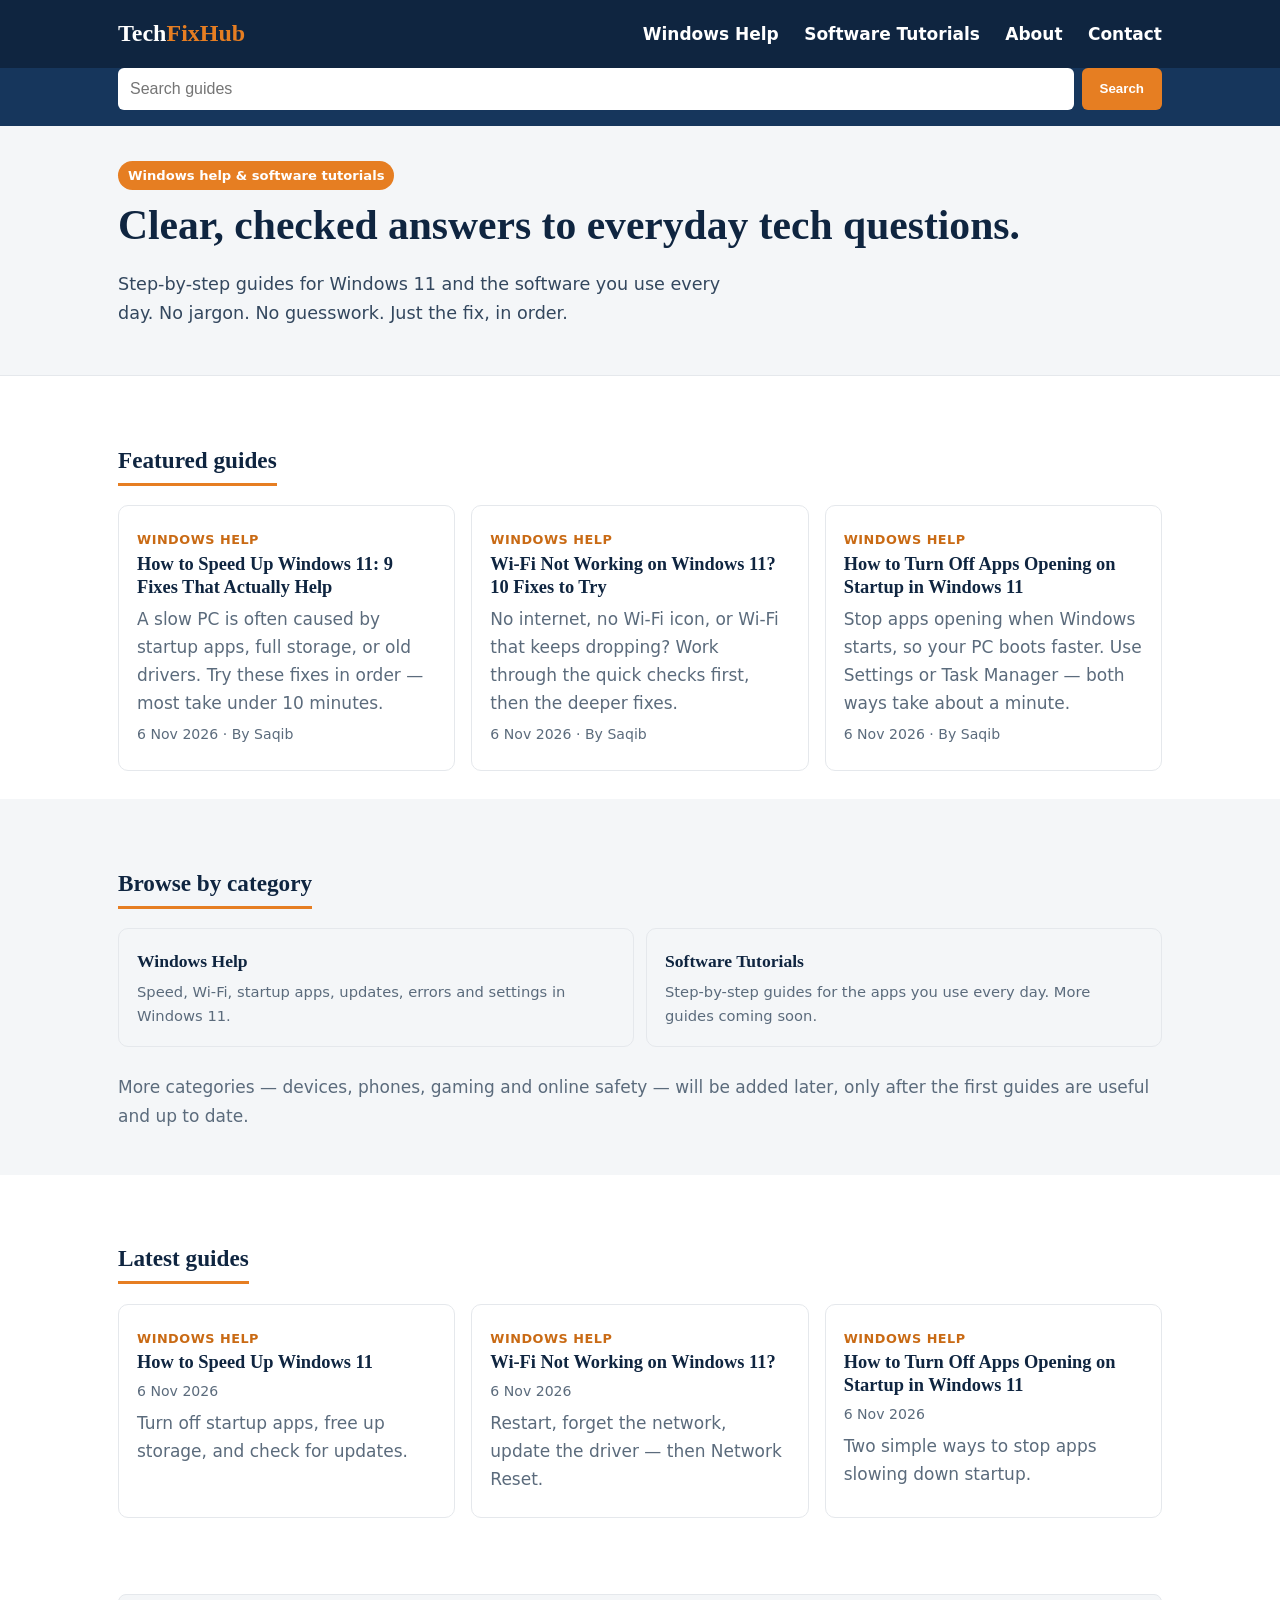
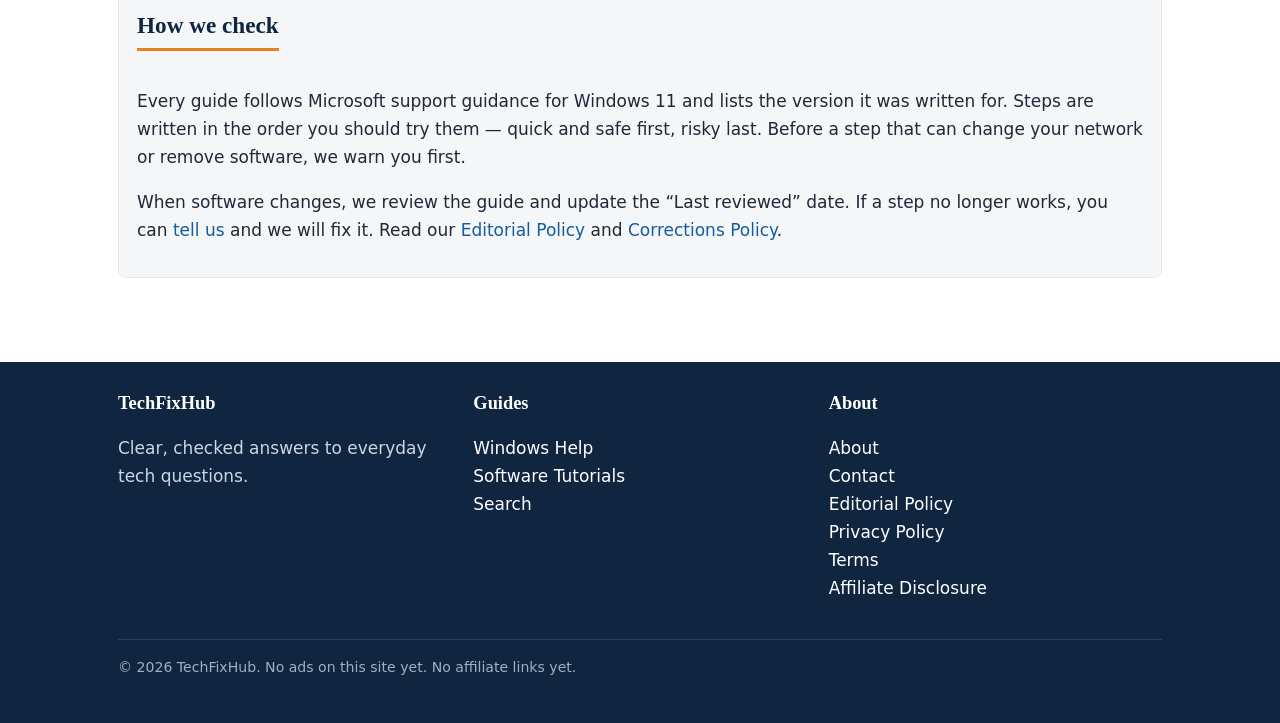
<file: index.html>
<!DOCTYPE html>
<html lang="en">
<head>
<meta charset="utf-8">
<meta name="viewport" content="width=device-width, initial-scale=1">
<title>TechFixHub — Clear, Checked Answers to Everyday Tech Questions</title>
<meta name="description" content="Clear, checked answers to everyday tech questions. Step-by-step Windows help and software tutorials, written in simple English.">
<link rel="canonical" href="https://techfixhub.pages.dev/">
<meta property="og:type" content="website">
<meta property="og:title" content="TechFixHub — Clear, Checked Answers to Everyday Tech Questions">
<meta property="og:description" content="Step-by-step Windows help and software tutorials, written in simple English.">
<meta property="og:url" content="https://techfixhub.pages.dev/">
<meta property="og:site_name" content="TechFixHub">
<script type="application/ld+json">
{"@context":"https://schema.org","@type":"WebSite","name":"TechFixHub","url":"https://techfixhub.pages.dev/"}
</script>
<link rel="stylesheet" href="assets/style.css">
<link rel="icon" type="image/png" sizes="48x48" href="favicon-48x48.png"/>
<link rel="icon" type="image/png" sizes="512x512" href="favicon.png"/>
<link rel="apple-touch-icon" href="apple-touch-icon.png"/>
<link rel="icon" type="image/svg+xml" href="assets/favicon.svg">
</head>
<body>
<a class="skip" href="#main">Skip to main content</a>
<header class="site-header">
<div class="header-inner">
<a class="logo" href="./">Tech<span>FixHub</span></a>
<button class="menu-btn" id="menu-btn" aria-expanded="false" aria-controls="main-nav">Menu</button>
<nav class="main-nav" id="main-nav" aria-label="Main navigation">
<a href="windows/">Windows Help</a>
<a href="software/">Software Tutorials</a>
<a href="about/">About</a>
<a href="contact/">Contact</a>
</nav>
</div>
<div class="search-bar">
<form data-search-form role="search" action="search/">
<input type="search" name="q" placeholder="Search guides" aria-label="Search guides">
<button type="submit">Search</button>
</form>
</div>
</header>
<main id="main">
<section class="hero"><div class="wrap">
<span class="tag">Windows help &amp; software tutorials</span>
<h1>Clear, checked answers to everyday tech questions.</h1>
<p>Step-by-step guides for Windows 11 and the software you use every day. No jargon. No guesswork. Just the fix, in order.</p>
</div></section>

<section class="section"><div class="wrap">
<h2>Featured guides</h2>
<div class="cards">
<article class="card"><span class="kicker">Windows help</span>
<h3><a href="windows/how-to-speed-up-windows-11/">How to Speed Up Windows 11: 9 Fixes That Actually Help</a></h3>
<p>A slow PC is often caused by startup apps, full storage, or old drivers. Try these fixes in order — most take under 10 minutes.</p>
<p class="meta">6 Nov 2026 · By Saqib</p></article>
<article class="card"><span class="kicker">Windows help</span>
<h3><a href="windows/wifi-not-working-windows-11/">Wi-Fi Not Working on Windows 11? 10 Fixes to Try</a></h3>
<p>No internet, no Wi-Fi icon, or Wi-Fi that keeps dropping? Work through the quick checks first, then the deeper fixes.</p>
<p class="meta">6 Nov 2026 · By Saqib</p></article>
<article class="card"><span class="kicker">Windows help</span>
<h3><a href="windows/disable-startup-apps-windows-11/">How to Turn Off Apps Opening on Startup in Windows 11</a></h3>
<p>Stop apps opening when Windows starts, so your PC boots faster. Use Settings or Task Manager — both ways take about a minute.</p>
<p class="meta">6 Nov 2026 · By Saqib</p></article>
</div>
</div></section>

<section class="section" style="background:#f4f6f8"><div class="wrap">
<h2>Browse by category</h2>
<ul class="cat-list">
<li><a href="windows/">Windows Help<small>Speed, Wi-Fi, startup apps, updates, errors and settings in Windows 11.</small></a></li>
<li><a href="software/">Software Tutorials<small>Step-by-step guides for the apps you use every day. More guides coming soon.</small></a></li>
</ul>
<p style="margin-top:16px;color:#5b6b7c">More categories — devices, phones, gaming and online safety — will be added later, only after the first guides are useful and up to date.</p>
</div></section>

<section class="section"><div class="wrap">
<h2>Latest guides</h2>
<div class="cards">
<article class="card"><span class="kicker">Windows help</span>
<h3><a href="windows/how-to-speed-up-windows-11/">How to Speed Up Windows 11</a></h3>
<p class="meta">6 Nov 2026</p><p>Turn off startup apps, free up storage, and check for updates.</p></article>
<article class="card"><span class="kicker">Windows help</span>
<h3><a href="windows/wifi-not-working-windows-11/">Wi-Fi Not Working on Windows 11?</a></h3>
<p class="meta">6 Nov 2026</p><p>Restart, forget the network, update the driver — then Network Reset.</p></article>
<article class="card"><span class="kicker">Windows help</span>
<h3><a href="windows/disable-startup-apps-windows-11/">How to Turn Off Apps Opening on Startup in Windows 11</a></h3>
<p class="meta">6 Nov 2026</p><p>Two simple ways to stop apps slowing down startup.</p></article>
</div>
</div></section>

<section class="section"><div class="wrap">
<div class="test-box">
<h2 style="margin-top:0">How we check</h2>
<p>Every guide follows Microsoft support guidance for Windows 11 and lists the version it was written for. Steps are written in the order you should try them — quick and safe first, risky last. Before a step that can change your network or remove software, we warn you first.</p>
<p>When software changes, we review the guide and update the “Last reviewed” date. If a step no longer works, you can <a href="contact/">tell us</a> and we will fix it. Read our <a href="editorial-policy/">Editorial Policy</a> and <a href="corrections-policy/">Corrections Policy</a>.</p>
</div>
</div></section>
</main>
<footer class="site-footer"><div class="wrap">
<div class="footer-grid">
<div><h3>TechFixHub</h3><p>Clear, checked answers to everyday tech questions.</p></div>
<div><h3>Guides</h3><p><a href="windows/">Windows Help</a><br><a href="software/">Software Tutorials</a><br><a href="search/">Search</a></p></div>
<div><h3>About</h3><p><a href="about/">About</a><br><a href="contact/">Contact</a><br><a href="editorial-policy/">Editorial Policy</a><br><a href="privacy/">Privacy Policy</a><br><a href="terms/">Terms</a><br><a href="affiliate-disclosure/">Affiliate Disclosure</a></p></div>
</div>
<p class="footer-note">© 2026 TechFixHub. No ads on this site yet. No affiliate links yet.</p>
</div></footer>
<script src="assets/app.js"></script>
</body>
</html>
</file>
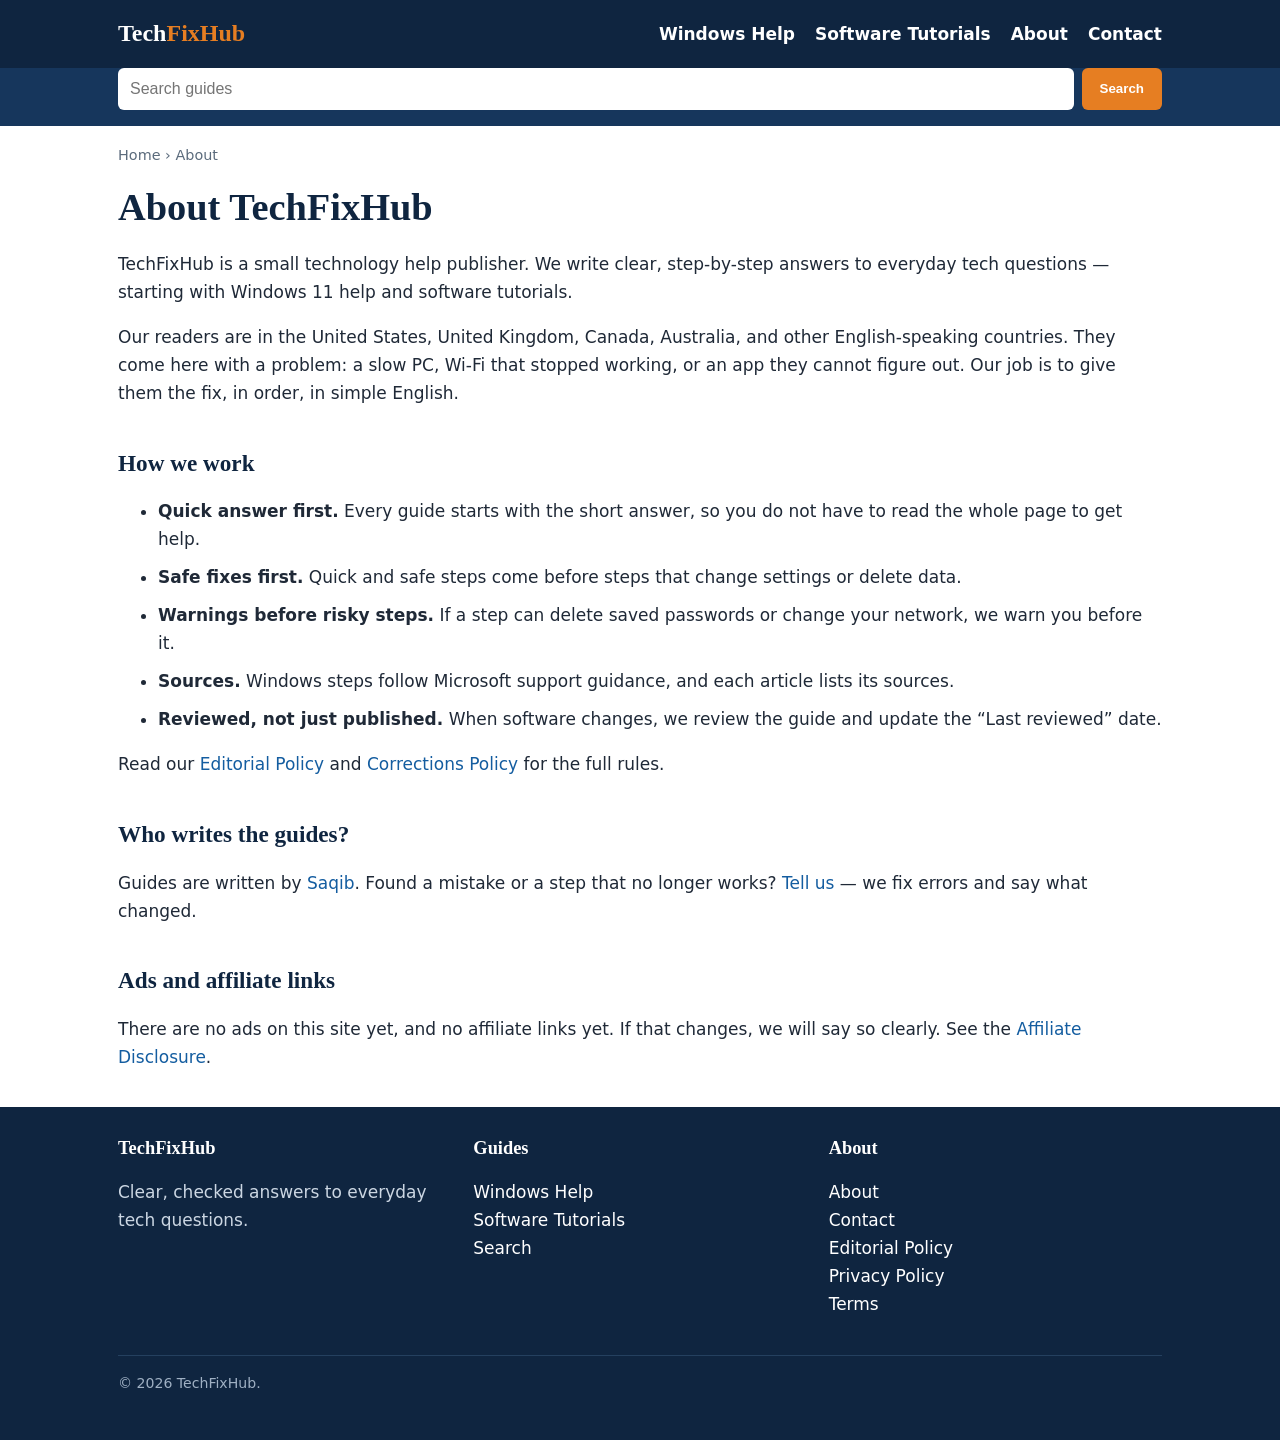
<file: about/index.html>
<!DOCTYPE html>
<html lang="en">
<head>
<meta charset="utf-8">
<meta name="viewport" content="width=device-width, initial-scale=1">
<title>About TechFixHub</title>
<meta name="description" content="TechFixHub gives clear, checked answers to everyday tech questions — Windows help and software tutorials in simple English.">
<link rel="canonical" href="https://techfixhub.pages.dev/about/">
<meta property="og:type" content="website">
<meta property="og:title" content="About TechFixHub">
<meta property="og:description" content="Clear, checked answers to everyday tech questions.">
<meta property="og:url" content="https://techfixhub.pages.dev/about/">
<link rel="stylesheet" href="../assets/style.css">
<link rel="icon" type="image/png" sizes="48x48" href="../favicon-48x48.png"/>
<link rel="icon" type="image/png" sizes="512x512" href="../favicon.png"/>
<link rel="apple-touch-icon" href="../apple-touch-icon.png"/>
<link rel="icon" type="image/svg+xml" href="../assets/favicon.svg">
</head>
<body>
<a class="skip" href="#main">Skip to main content</a>
<header class="site-header"><div class="header-inner">
<a class="logo" href="../">Tech<span>FixHub</span></a>
<button class="menu-btn" id="menu-btn" aria-expanded="false" aria-controls="main-nav">Menu</button>
<nav class="main-nav" id="main-nav" aria-label="Main navigation"><a href="../windows/">Windows Help</a><a href="../software/">Software Tutorials</a><a href="../about/">About</a><a href="../contact/">Contact</a></nav>
</div>
<div class="search-bar"><form data-search-form role="search" action="../search/"><input type="search" name="q" placeholder="Search guides" aria-label="Search guides"><button type="submit">Search</button></form></div>
</header>
<main id="main"><div class="wrap">
<nav class="breadcrumb" aria-label="Breadcrumb"><a href="../">Home</a> › About</nav>
<h1>About TechFixHub</h1>
<p>TechFixHub is a small technology help publisher. We write clear, step-by-step answers to everyday tech questions — starting with Windows 11 help and software tutorials.</p>
<p>Our readers are in the United States, United Kingdom, Canada, Australia, and other English-speaking countries. They come here with a problem: a slow PC, Wi-Fi that stopped working, or an app they cannot figure out. Our job is to give them the fix, in order, in simple English.</p>
<h2>How we work</h2>
<ul>
<li><strong>Quick answer first.</strong> Every guide starts with the short answer, so you do not have to read the whole page to get help.</li>
<li><strong>Safe fixes first.</strong> Quick and safe steps come before steps that change settings or delete data.</li>
<li><strong>Warnings before risky steps.</strong> If a step can delete saved passwords or change your network, we warn you before it.</li>
<li><strong>Sources.</strong> Windows steps follow Microsoft support guidance, and each article lists its sources.</li>
<li><strong>Reviewed, not just published.</strong> When software changes, we review the guide and update the “Last reviewed” date.</li>
</ul>
<p>Read our <a href="../editorial-policy/">Editorial Policy</a> and <a href="../corrections-policy/">Corrections Policy</a> for the full rules.</p>
<h2>Who writes the guides?</h2>
<p>Guides are written by <a href="../about/author-saqib.html">Saqib</a>. Found a mistake or a step that no longer works? <a href="../contact/">Tell us</a> — we fix errors and say what changed.</p>
<h2>Ads and affiliate links</h2>
<p>There are no ads on this site yet, and no affiliate links yet. If that changes, we will say so clearly. See the <a href="../affiliate-disclosure/">Affiliate Disclosure</a>.</p>
</div></main>
<footer class="site-footer"><div class="wrap"><div class="footer-grid">
<div><h3>TechFixHub</h3><p>Clear, checked answers to everyday tech questions.</p></div>
<div><h3>Guides</h3><p><a href="../windows/">Windows Help</a><br><a href="../software/">Software Tutorials</a><br><a href="../search/">Search</a></p></div>
<div><h3>About</h3><p><a href="../about/">About</a><br><a href="../contact/">Contact</a><br><a href="../editorial-policy/">Editorial Policy</a><br><a href="../privacy/">Privacy Policy</a><br><a href="../terms/">Terms</a></p></div>
</div><p class="footer-note">© 2026 TechFixHub.</p></div></footer>
<script src="../assets/app.js"></script>
</body>
</html>
</file>
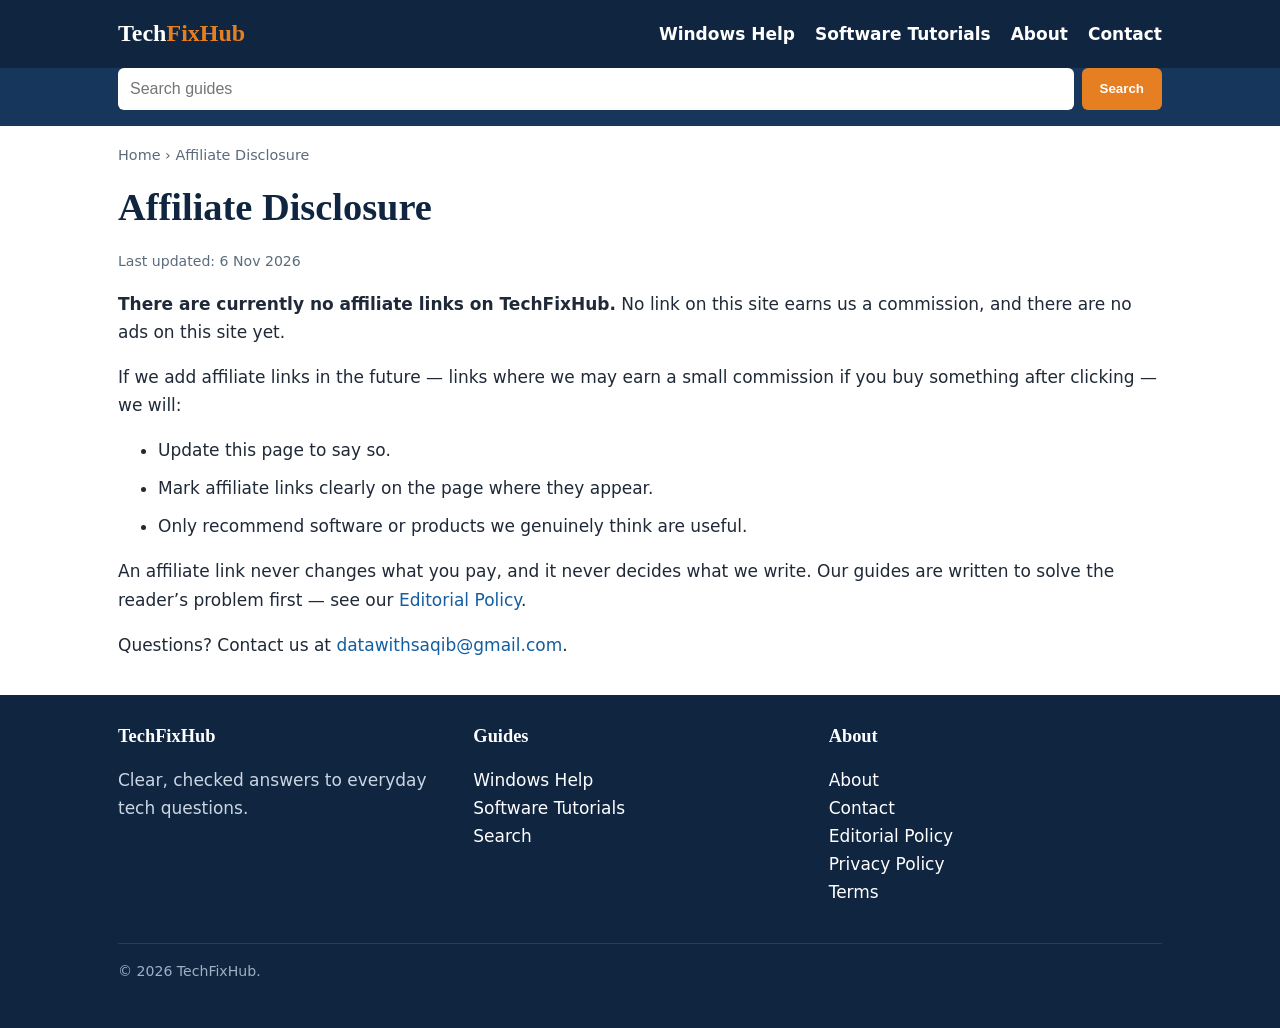
<file: affiliate-disclosure/index.html>
<!DOCTYPE html>
<html lang="en">
<head>
<meta charset="utf-8">
<meta name="viewport" content="width=device-width, initial-scale=1">
<title>Affiliate Disclosure — TechFixHub</title>
<meta name="description" content="TechFixHub affiliate disclosure: there are currently no affiliate links on this site. If that changes, we will disclose it here and on the page.">
<link rel="canonical" href="https://techfixhub.pages.dev/affiliate-disclosure/">
<meta property="og:type" content="website">
<meta property="og:title" content="Affiliate Disclosure — TechFixHub">
<meta property="og:description" content="There are currently no affiliate links on this site.">
<meta property="og:url" content="https://techfixhub.pages.dev/affiliate-disclosure/">
<link rel="stylesheet" href="../assets/style.css">
<link rel="icon" type="image/png" sizes="48x48" href="../favicon-48x48.png"/>
<link rel="icon" type="image/png" sizes="512x512" href="../favicon.png"/>
<link rel="apple-touch-icon" href="../apple-touch-icon.png"/>
<link rel="icon" type="image/svg+xml" href="../assets/favicon.svg">
</head>
<body>
<a class="skip" href="#main">Skip to main content</a>
<header class="site-header"><div class="header-inner">
<a class="logo" href="../">Tech<span>FixHub</span></a>
<button class="menu-btn" id="menu-btn" aria-expanded="false" aria-controls="main-nav">Menu</button>
<nav class="main-nav" id="main-nav" aria-label="Main navigation"><a href="../windows/">Windows Help</a><a href="../software/">Software Tutorials</a><a href="../about/">About</a><a href="../contact/">Contact</a></nav>
</div>
<div class="search-bar"><form data-search-form role="search" action="../search/"><input type="search" name="q" placeholder="Search guides" aria-label="Search guides"><button type="submit">Search</button></form></div>
</header>
<main id="main"><div class="wrap">
<nav class="breadcrumb" aria-label="Breadcrumb"><a href="../">Home</a> › Affiliate Disclosure</nav>
<h1>Affiliate Disclosure</h1>
<p class="meta">Last updated: 6 Nov 2026</p>
<p><strong>There are currently no affiliate links on TechFixHub.</strong> No link on this site earns us a commission, and there are no ads on this site yet.</p>
<p>If we add affiliate links in the future — links where we may earn a small commission if you buy something after clicking — we will:</p>
<ul>
<li>Update this page to say so.</li>
<li>Mark affiliate links clearly on the page where they appear.</li>
<li>Only recommend software or products we genuinely think are useful.</li>
</ul>
<p>An affiliate link never changes what you pay, and it never decides what we write. Our guides are written to solve the reader’s problem first — see our <a href="../editorial-policy/">Editorial Policy</a>.</p>
<p>Questions? Contact us at <a href="mailto:datawithsaqib@gmail.com">datawithsaqib@gmail.com</a>.</p>
</div></main>
<footer class="site-footer"><div class="wrap"><div class="footer-grid">
<div><h3>TechFixHub</h3><p>Clear, checked answers to everyday tech questions.</p></div>
<div><h3>Guides</h3><p><a href="../windows/">Windows Help</a><br><a href="../software/">Software Tutorials</a><br><a href="../search/">Search</a></p></div>
<div><h3>About</h3><p><a href="../about/">About</a><br><a href="../contact/">Contact</a><br><a href="../editorial-policy/">Editorial Policy</a><br><a href="../privacy/">Privacy Policy</a><br><a href="../terms/">Terms</a></p></div>
</div><p class="footer-note">© 2026 TechFixHub.</p></div></footer>
<script src="../assets/app.js"></script>
</body>
</html>
</file>
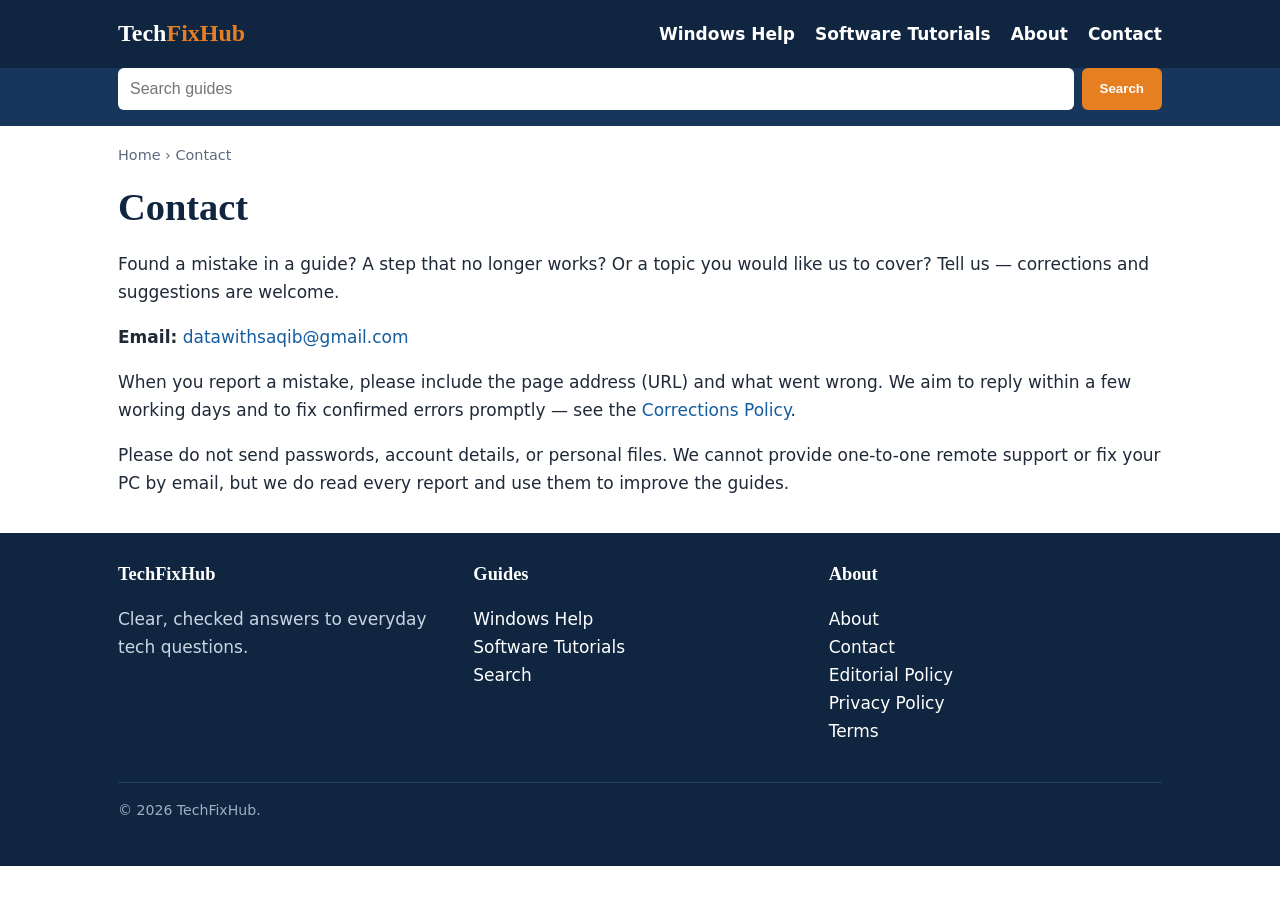
<file: contact/index.html>
<!DOCTYPE html>
<html lang="en">
<head>
<meta charset="utf-8">
<meta name="viewport" content="width=device-width, initial-scale=1">
<title>Contact TechFixHub</title>
<meta name="description" content="Contact TechFixHub to report a mistake in a guide, suggest a topic, or ask a question. Email datawithsaqib@gmail.com.">
<link rel="canonical" href="https://techfixhub.pages.dev/contact/">
<meta property="og:type" content="website">
<meta property="og:title" content="Contact TechFixHub">
<meta property="og:description" content="Report a mistake, suggest a topic, or ask a question.">
<meta property="og:url" content="https://techfixhub.pages.dev/contact/">
<link rel="stylesheet" href="../assets/style.css">
<link rel="icon" type="image/png" sizes="48x48" href="../favicon-48x48.png"/>
<link rel="icon" type="image/png" sizes="512x512" href="../favicon.png"/>
<link rel="apple-touch-icon" href="../apple-touch-icon.png"/>
<link rel="icon" type="image/svg+xml" href="../assets/favicon.svg">
</head>
<body>
<a class="skip" href="#main">Skip to main content</a>
<header class="site-header"><div class="header-inner">
<a class="logo" href="../">Tech<span>FixHub</span></a>
<button class="menu-btn" id="menu-btn" aria-expanded="false" aria-controls="main-nav">Menu</button>
<nav class="main-nav" id="main-nav" aria-label="Main navigation"><a href="../windows/">Windows Help</a><a href="../software/">Software Tutorials</a><a href="../about/">About</a><a href="../contact/">Contact</a></nav>
</div>
<div class="search-bar"><form data-search-form role="search" action="../search/"><input type="search" name="q" placeholder="Search guides" aria-label="Search guides"><button type="submit">Search</button></form></div>
</header>
<main id="main"><div class="wrap">
<nav class="breadcrumb" aria-label="Breadcrumb"><a href="../">Home</a> › Contact</nav>
<h1>Contact</h1>
<p>Found a mistake in a guide? A step that no longer works? Or a topic you would like us to cover? Tell us — corrections and suggestions are welcome.</p>
<p><strong>Email:</strong> <a href="mailto:datawithsaqib@gmail.com">datawithsaqib@gmail.com</a></p>
<p>When you report a mistake, please include the page address (URL) and what went wrong. We aim to reply within a few working days and to fix confirmed errors promptly — see the <a href="../corrections-policy/">Corrections Policy</a>.</p>
<p>Please do not send passwords, account details, or personal files. We cannot provide one-to-one remote support or fix your PC by email, but we do read every report and use them to improve the guides.</p>
</div></main>
<footer class="site-footer"><div class="wrap"><div class="footer-grid">
<div><h3>TechFixHub</h3><p>Clear, checked answers to everyday tech questions.</p></div>
<div><h3>Guides</h3><p><a href="../windows/">Windows Help</a><br><a href="../software/">Software Tutorials</a><br><a href="../search/">Search</a></p></div>
<div><h3>About</h3><p><a href="../about/">About</a><br><a href="../contact/">Contact</a><br><a href="../editorial-policy/">Editorial Policy</a><br><a href="../privacy/">Privacy Policy</a><br><a href="../terms/">Terms</a></p></div>
</div><p class="footer-note">© 2026 TechFixHub.</p></div></footer>
<script src="../assets/app.js"></script>
</body>
</html>
</file>
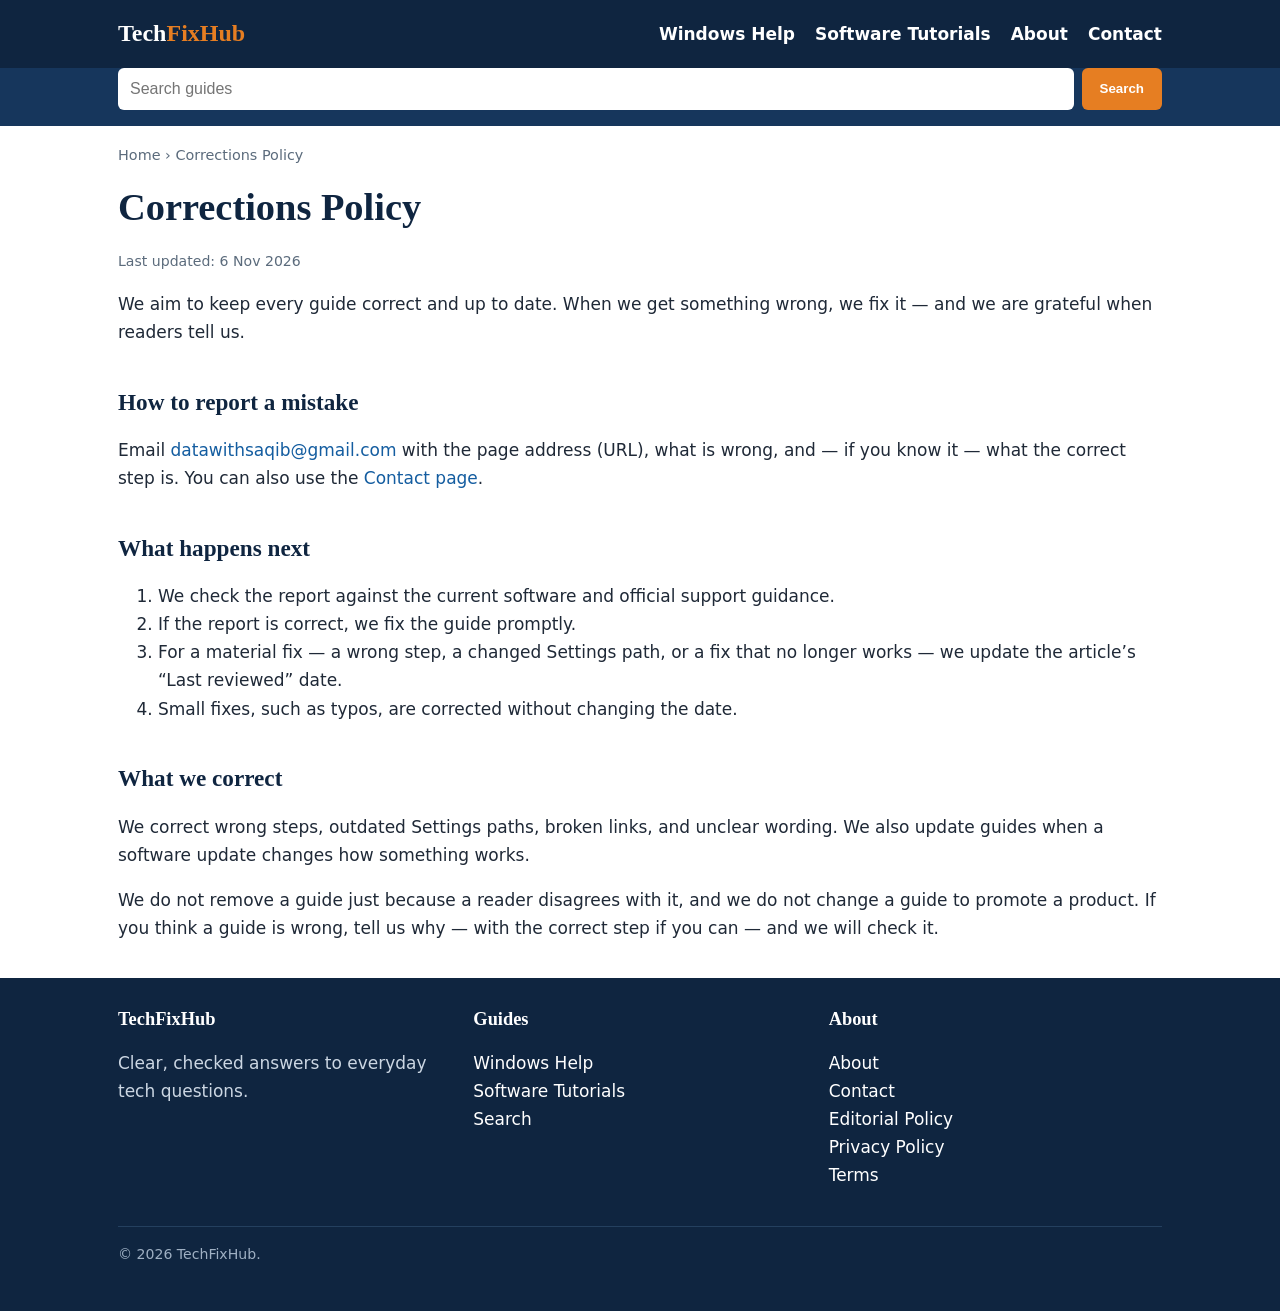
<file: corrections-policy/index.html>
<!DOCTYPE html>
<html lang="en">
<head>
<meta charset="utf-8">
<meta name="viewport" content="width=device-width, initial-scale=1">
<title>Corrections Policy — TechFixHub</title>
<meta name="description" content="How TechFixHub handles mistakes: report an error, we check it, fix it promptly, and update the review date.">
<link rel="canonical" href="https://techfixhub.pages.dev/corrections-policy/">
<meta property="og:type" content="website">
<meta property="og:title" content="Corrections Policy — TechFixHub">
<meta property="og:description" content="How TechFixHub handles mistakes in its guides.">
<meta property="og:url" content="https://techfixhub.pages.dev/corrections-policy/">
<link rel="stylesheet" href="../assets/style.css">
<link rel="icon" type="image/png" sizes="48x48" href="../favicon-48x48.png"/>
<link rel="icon" type="image/png" sizes="512x512" href="../favicon.png"/>
<link rel="apple-touch-icon" href="../apple-touch-icon.png"/>
<link rel="icon" type="image/svg+xml" href="../assets/favicon.svg">
</head>
<body>
<a class="skip" href="#main">Skip to main content</a>
<header class="site-header"><div class="header-inner">
<a class="logo" href="../">Tech<span>FixHub</span></a>
<button class="menu-btn" id="menu-btn" aria-expanded="false" aria-controls="main-nav">Menu</button>
<nav class="main-nav" id="main-nav" aria-label="Main navigation"><a href="../windows/">Windows Help</a><a href="../software/">Software Tutorials</a><a href="../about/">About</a><a href="../contact/">Contact</a></nav>
</div>
<div class="search-bar"><form data-search-form role="search" action="../search/"><input type="search" name="q" placeholder="Search guides" aria-label="Search guides"><button type="submit">Search</button></form></div>
</header>
<main id="main"><div class="wrap">
<nav class="breadcrumb" aria-label="Breadcrumb"><a href="../">Home</a> › Corrections Policy</nav>
<h1>Corrections Policy</h1>
<p class="meta">Last updated: 6 Nov 2026</p>
<p>We aim to keep every guide correct and up to date. When we get something wrong, we fix it — and we are grateful when readers tell us.</p>
<h2>How to report a mistake</h2>
<p>Email <a href="mailto:datawithsaqib@gmail.com">datawithsaqib@gmail.com</a> with the page address (URL), what is wrong, and — if you know it — what the correct step is. You can also use the <a href="../contact/">Contact page</a>.</p>
<h2>What happens next</h2>
<ol>
<li>We check the report against the current software and official support guidance.</li>
<li>If the report is correct, we fix the guide promptly.</li>
<li>For a material fix — a wrong step, a changed Settings path, or a fix that no longer works — we update the article’s “Last reviewed” date.</li>
<li>Small fixes, such as typos, are corrected without changing the date.</li>
</ol>
<h2>What we correct</h2>
<p>We correct wrong steps, outdated Settings paths, broken links, and unclear wording. We also update guides when a software update changes how something works.</p>
<p>We do not remove a guide just because a reader disagrees with it, and we do not change a guide to promote a product. If you think a guide is wrong, tell us why — with the correct step if you can — and we will check it.</p>
</div></main>
<footer class="site-footer"><div class="wrap"><div class="footer-grid">
<div><h3>TechFixHub</h3><p>Clear, checked answers to everyday tech questions.</p></div>
<div><h3>Guides</h3><p><a href="../windows/">Windows Help</a><br><a href="../software/">Software Tutorials</a><br><a href="../search/">Search</a></p></div>
<div><h3>About</h3><p><a href="../about/">About</a><br><a href="../contact/">Contact</a><br><a href="../editorial-policy/">Editorial Policy</a><br><a href="../privacy/">Privacy Policy</a><br><a href="../terms/">Terms</a></p></div>
</div><p class="footer-note">© 2026 TechFixHub.</p></div></footer>
<script src="../assets/app.js"></script>
</body>
</html>
</file>
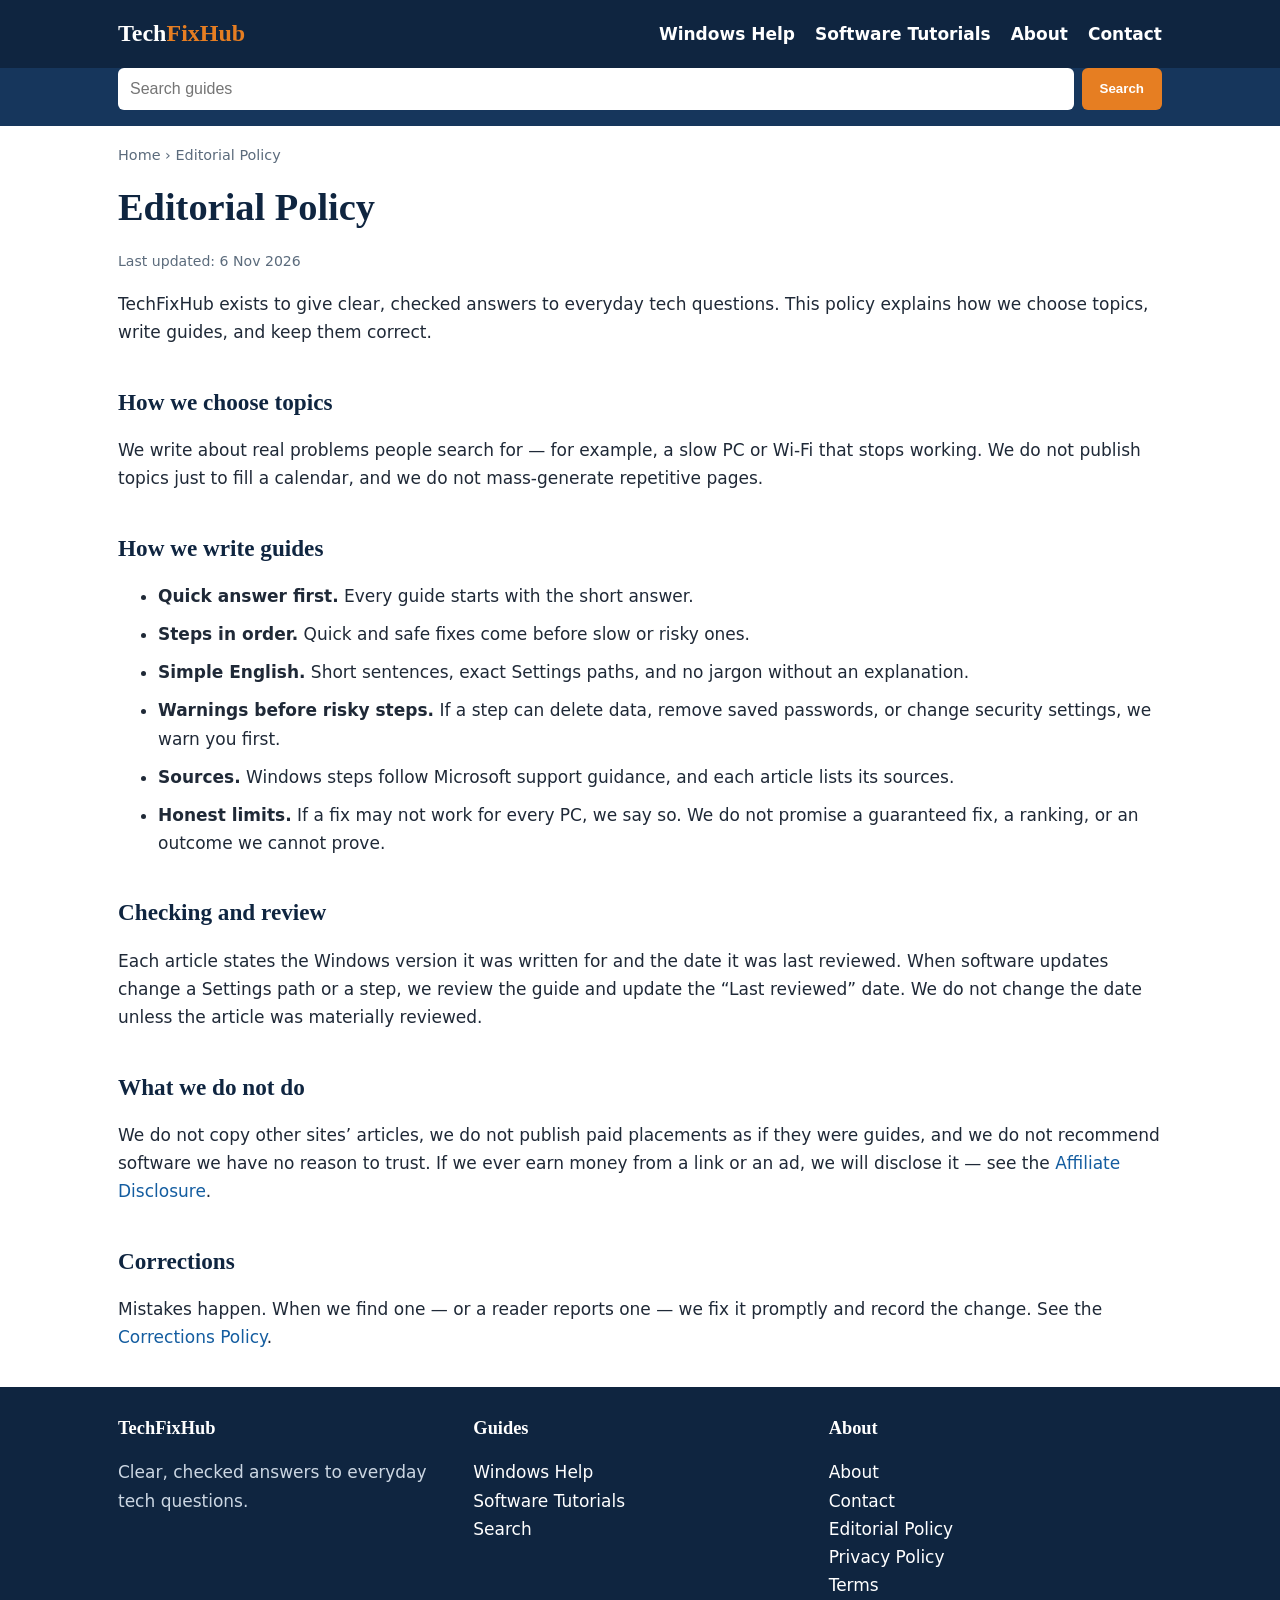
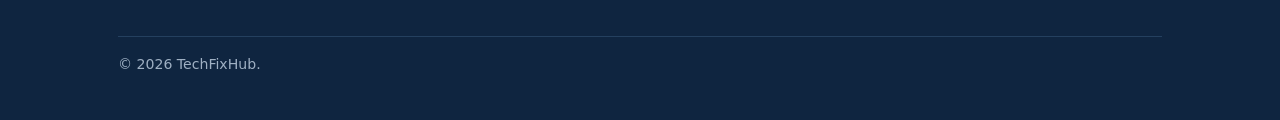
<file: editorial-policy/index.html>
<!DOCTYPE html>
<html lang="en">
<head>
<meta charset="utf-8">
<meta name="viewport" content="width=device-width, initial-scale=1">
<title>Editorial Policy — TechFixHub</title>
<meta name="description" content="How TechFixHub writes its guides: quick answer first, safe fixes first, warnings before risky steps, sources, and regular reviews.">
<link rel="canonical" href="https://techfixhub.pages.dev/editorial-policy/">
<meta property="og:type" content="website">
<meta property="og:title" content="Editorial Policy — TechFixHub">
<meta property="og:description" content="How TechFixHub writes its guides.">
<meta property="og:url" content="https://techfixhub.pages.dev/editorial-policy/">
<link rel="stylesheet" href="../assets/style.css">
<link rel="icon" type="image/png" sizes="48x48" href="../favicon-48x48.png"/>
<link rel="icon" type="image/png" sizes="512x512" href="../favicon.png"/>
<link rel="apple-touch-icon" href="../apple-touch-icon.png"/>
<link rel="icon" type="image/svg+xml" href="../assets/favicon.svg">
</head>
<body>
<a class="skip" href="#main">Skip to main content</a>
<header class="site-header"><div class="header-inner">
<a class="logo" href="../">Tech<span>FixHub</span></a>
<button class="menu-btn" id="menu-btn" aria-expanded="false" aria-controls="main-nav">Menu</button>
<nav class="main-nav" id="main-nav" aria-label="Main navigation"><a href="../windows/">Windows Help</a><a href="../software/">Software Tutorials</a><a href="../about/">About</a><a href="../contact/">Contact</a></nav>
</div>
<div class="search-bar"><form data-search-form role="search" action="../search/"><input type="search" name="q" placeholder="Search guides" aria-label="Search guides"><button type="submit">Search</button></form></div>
</header>
<main id="main"><div class="wrap">
<nav class="breadcrumb" aria-label="Breadcrumb"><a href="../">Home</a> › Editorial Policy</nav>
<h1>Editorial Policy</h1>
<p class="meta">Last updated: 6 Nov 2026</p>
<p>TechFixHub exists to give clear, checked answers to everyday tech questions. This policy explains how we choose topics, write guides, and keep them correct.</p>
<h2>How we choose topics</h2>
<p>We write about real problems people search for — for example, a slow PC or Wi-Fi that stops working. We do not publish topics just to fill a calendar, and we do not mass-generate repetitive pages.</p>
<h2>How we write guides</h2>
<ul>
<li><strong>Quick answer first.</strong> Every guide starts with the short answer.</li>
<li><strong>Steps in order.</strong> Quick and safe fixes come before slow or risky ones.</li>
<li><strong>Simple English.</strong> Short sentences, exact Settings paths, and no jargon without an explanation.</li>
<li><strong>Warnings before risky steps.</strong> If a step can delete data, remove saved passwords, or change security settings, we warn you first.</li>
<li><strong>Sources.</strong> Windows steps follow Microsoft support guidance, and each article lists its sources.</li>
<li><strong>Honest limits.</strong> If a fix may not work for every PC, we say so. We do not promise a guaranteed fix, a ranking, or an outcome we cannot prove.</li>
</ul>
<h2>Checking and review</h2>
<p>Each article states the Windows version it was written for and the date it was last reviewed. When software updates change a Settings path or a step, we review the guide and update the “Last reviewed” date. We do not change the date unless the article was materially reviewed.</p>
<h2>What we do not do</h2>
<p>We do not copy other sites’ articles, we do not publish paid placements as if they were guides, and we do not recommend software we have no reason to trust. If we ever earn money from a link or an ad, we will disclose it — see the <a href="../affiliate-disclosure/">Affiliate Disclosure</a>.</p>
<h2>Corrections</h2>
<p>Mistakes happen. When we find one — or a reader reports one — we fix it promptly and record the change. See the <a href="../corrections-policy/">Corrections Policy</a>.</p>
</div></main>
<footer class="site-footer"><div class="wrap"><div class="footer-grid">
<div><h3>TechFixHub</h3><p>Clear, checked answers to everyday tech questions.</p></div>
<div><h3>Guides</h3><p><a href="../windows/">Windows Help</a><br><a href="../software/">Software Tutorials</a><br><a href="../search/">Search</a></p></div>
<div><h3>About</h3><p><a href="../about/">About</a><br><a href="../contact/">Contact</a><br><a href="../editorial-policy/">Editorial Policy</a><br><a href="../privacy/">Privacy Policy</a><br><a href="../terms/">Terms</a></p></div>
</div><p class="footer-note">© 2026 TechFixHub.</p></div></footer>
<script src="../assets/app.js"></script>
</body>
</html>
</file>
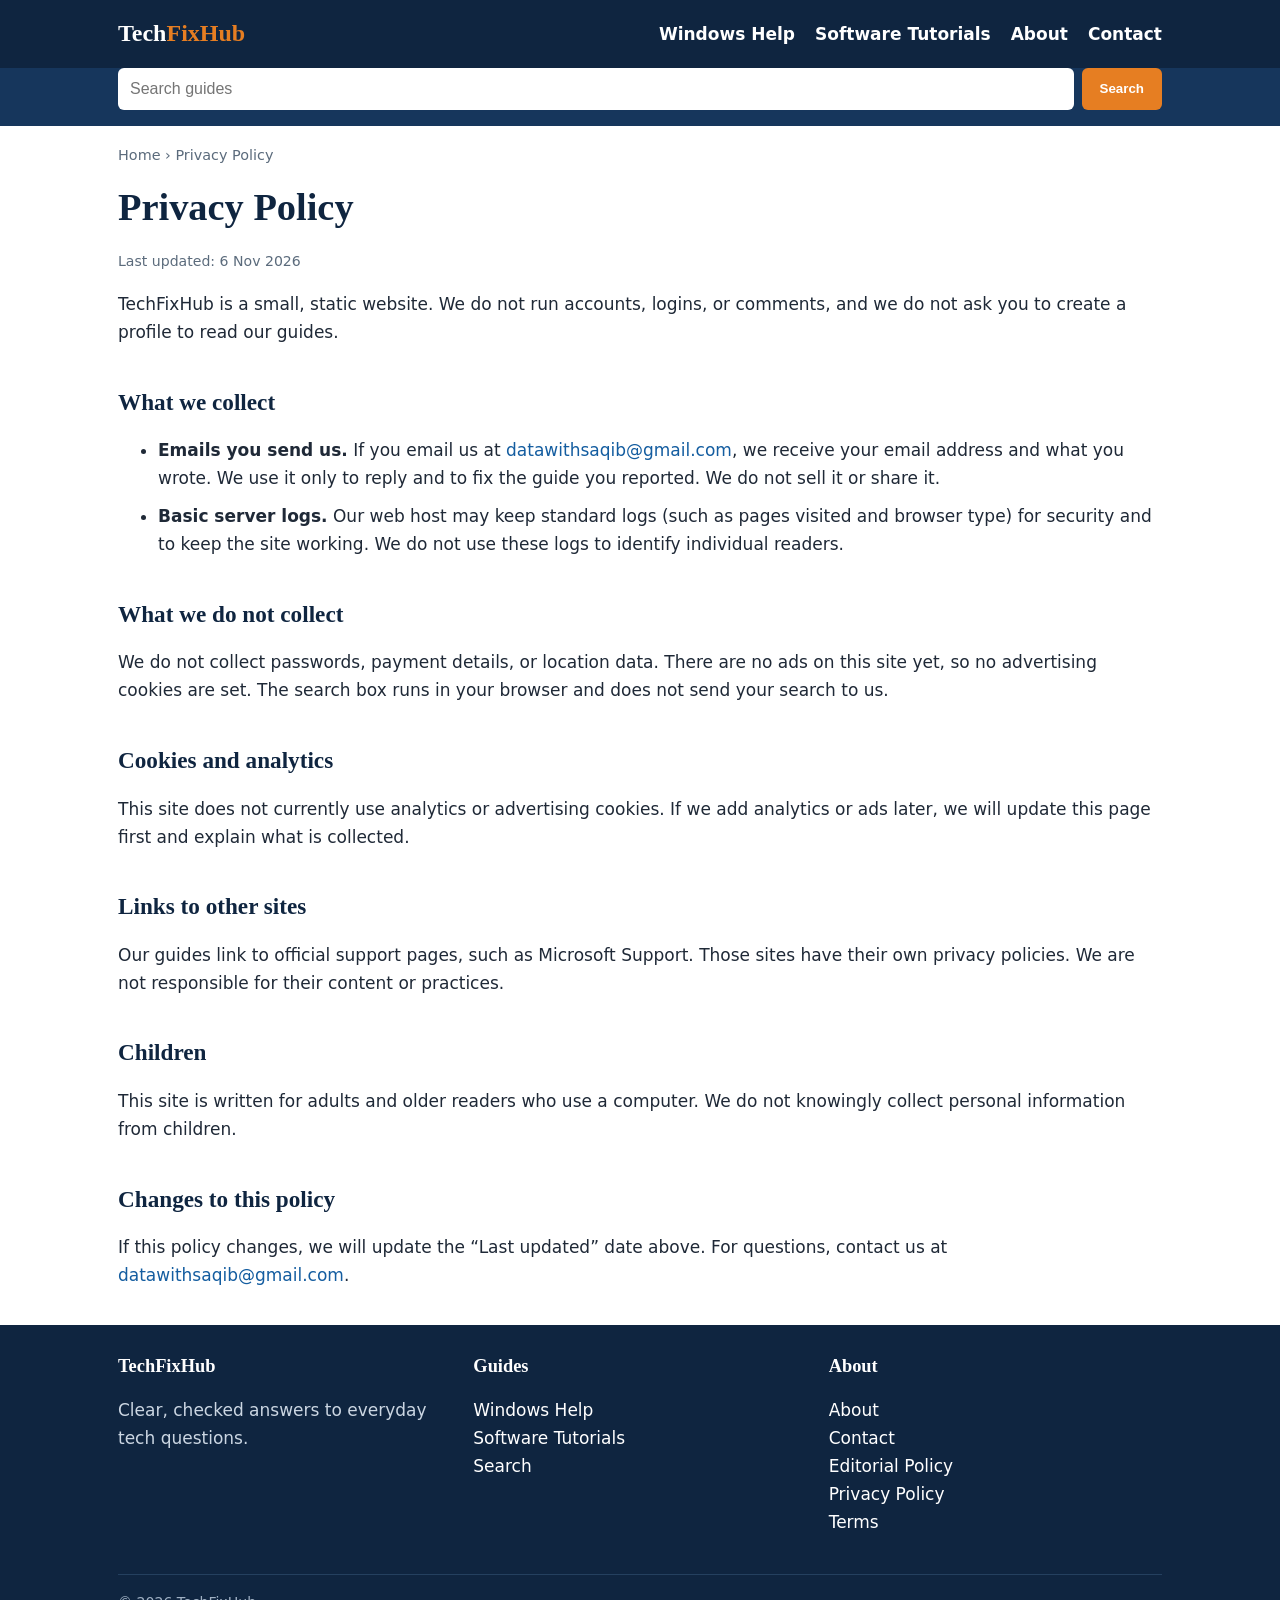
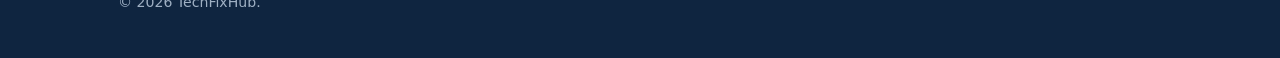
<file: privacy/index.html>
<!DOCTYPE html>
<html lang="en">
<head>
<meta charset="utf-8">
<meta name="viewport" content="width=device-width, initial-scale=1">
<title>Privacy Policy — TechFixHub</title>
<meta name="description" content="TechFixHub Privacy Policy: what we collect, what we do not collect, cookies, and how to contact us.">
<link rel="canonical" href="https://techfixhub.pages.dev/privacy/">
<meta property="og:type" content="website">
<meta property="og:title" content="Privacy Policy — TechFixHub">
<meta property="og:description" content="What we collect, what we do not collect, and how to contact us.">
<meta property="og:url" content="https://techfixhub.pages.dev/privacy/">
<link rel="stylesheet" href="../assets/style.css">
<link rel="icon" type="image/png" sizes="48x48" href="../favicon-48x48.png"/>
<link rel="icon" type="image/png" sizes="512x512" href="../favicon.png"/>
<link rel="apple-touch-icon" href="../apple-touch-icon.png"/>
<link rel="icon" type="image/svg+xml" href="../assets/favicon.svg">
</head>
<body>
<a class="skip" href="#main">Skip to main content</a>
<header class="site-header"><div class="header-inner">
<a class="logo" href="../">Tech<span>FixHub</span></a>
<button class="menu-btn" id="menu-btn" aria-expanded="false" aria-controls="main-nav">Menu</button>
<nav class="main-nav" id="main-nav" aria-label="Main navigation"><a href="../windows/">Windows Help</a><a href="../software/">Software Tutorials</a><a href="../about/">About</a><a href="../contact/">Contact</a></nav>
</div>
<div class="search-bar"><form data-search-form role="search" action="../search/"><input type="search" name="q" placeholder="Search guides" aria-label="Search guides"><button type="submit">Search</button></form></div>
</header>
<main id="main"><div class="wrap">
<nav class="breadcrumb" aria-label="Breadcrumb"><a href="../">Home</a> › Privacy Policy</nav>
<h1>Privacy Policy</h1>
<p class="meta">Last updated: 6 Nov 2026</p>
<p>TechFixHub is a small, static website. We do not run accounts, logins, or comments, and we do not ask you to create a profile to read our guides.</p>
<h2>What we collect</h2>
<ul>
<li><strong>Emails you send us.</strong> If you email us at <a href="mailto:datawithsaqib@gmail.com">datawithsaqib@gmail.com</a>, we receive your email address and what you wrote. We use it only to reply and to fix the guide you reported. We do not sell it or share it.</li>
<li><strong>Basic server logs.</strong> Our web host may keep standard logs (such as pages visited and browser type) for security and to keep the site working. We do not use these logs to identify individual readers.</li>
</ul>
<h2>What we do not collect</h2>
<p>We do not collect passwords, payment details, or location data. There are no ads on this site yet, so no advertising cookies are set. The search box runs in your browser and does not send your search to us.</p>
<h2>Cookies and analytics</h2>
<p>This site does not currently use analytics or advertising cookies. If we add analytics or ads later, we will update this page first and explain what is collected.</p>
<h2>Links to other sites</h2>
<p>Our guides link to official support pages, such as Microsoft Support. Those sites have their own privacy policies. We are not responsible for their content or practices.</p>
<h2>Children</h2>
<p>This site is written for adults and older readers who use a computer. We do not knowingly collect personal information from children.</p>
<h2>Changes to this policy</h2>
<p>If this policy changes, we will update the “Last updated” date above. For questions, contact us at <a href="mailto:datawithsaqib@gmail.com">datawithsaqib@gmail.com</a>.</p>
</div></main>
<footer class="site-footer"><div class="wrap"><div class="footer-grid">
<div><h3>TechFixHub</h3><p>Clear, checked answers to everyday tech questions.</p></div>
<div><h3>Guides</h3><p><a href="../windows/">Windows Help</a><br><a href="../software/">Software Tutorials</a><br><a href="../search/">Search</a></p></div>
<div><h3>About</h3><p><a href="../about/">About</a><br><a href="../contact/">Contact</a><br><a href="../editorial-policy/">Editorial Policy</a><br><a href="../privacy/">Privacy Policy</a><br><a href="../terms/">Terms</a></p></div>
</div><p class="footer-note">© 2026 TechFixHub.</p></div></footer>
<script src="../assets/app.js"></script>
</body>
</html>
</file>
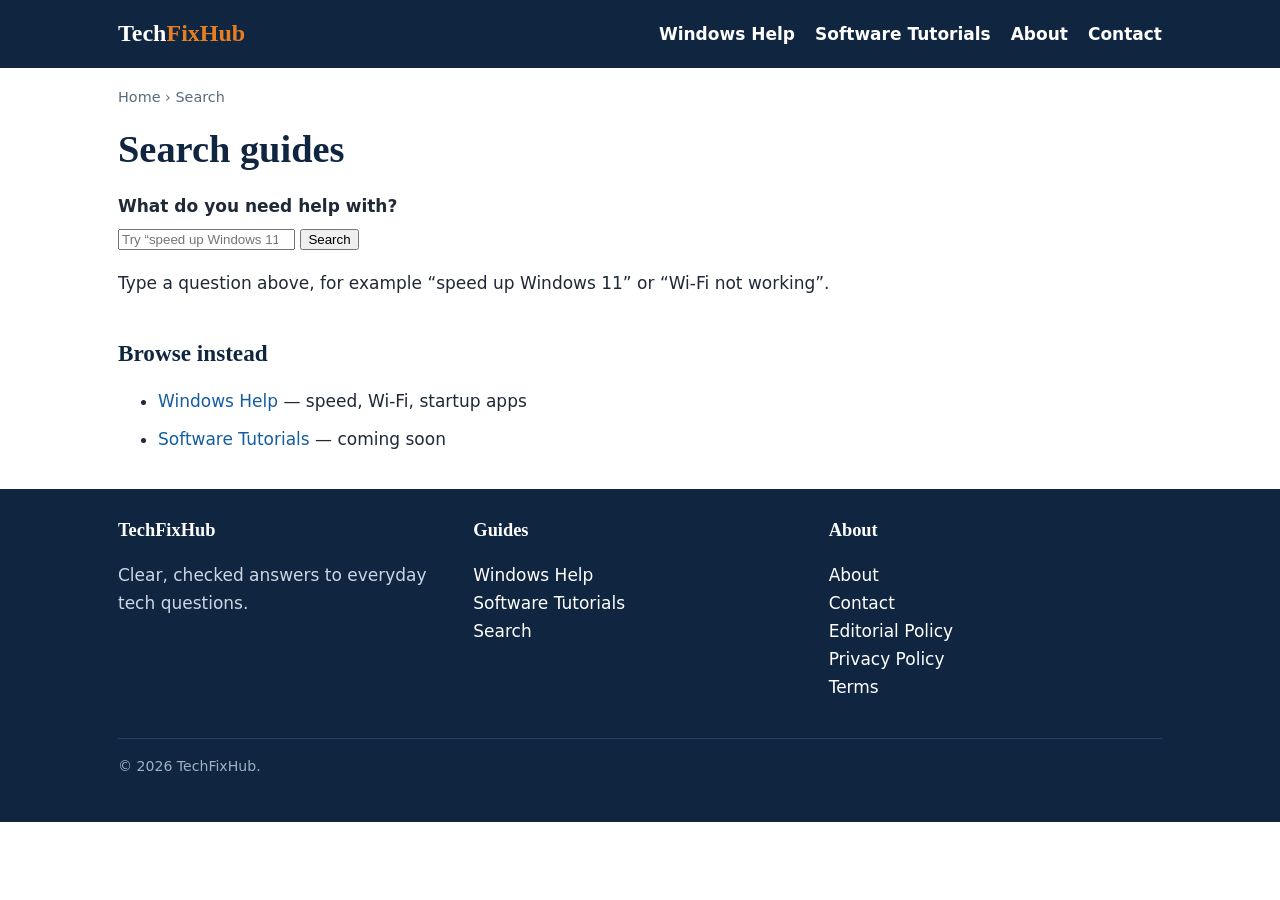
<file: search/index.html>
<!DOCTYPE html>
<html lang="en">
<head>
<meta charset="utf-8">
<meta name="viewport" content="width=device-width, initial-scale=1">
<title>Search — TechFixHub</title>
<meta name="description" content="Search TechFixHub guides: Windows 11 speed, Wi-Fi fixes, and startup apps.">
<meta name="robots" content="noindex,follow">
<link rel="canonical" href="https://techfixhub.pages.dev/search/">
<meta property="og:type" content="website">
<meta property="og:title" content="Search — TechFixHub">
<meta property="og:description" content="Search TechFixHub guides.">
<meta property="og:url" content="https://techfixhub.pages.dev/search/">
<link rel="stylesheet" href="../assets/style.css">
<link rel="icon" type="image/png" sizes="48x48" href="../favicon-48x48.png"/>
<link rel="icon" type="image/png" sizes="512x512" href="../favicon.png"/>
<link rel="apple-touch-icon" href="../apple-touch-icon.png"/>
<link rel="icon" type="image/svg+xml" href="../assets/favicon.svg">
</head>
<body>
<a class="skip" href="#main">Skip to main content</a>
<header class="site-header"><div class="header-inner">
<a class="logo" href="../">Tech<span>FixHub</span></a>
<button class="menu-btn" id="menu-btn" aria-expanded="false" aria-controls="main-nav">Menu</button>
<nav class="main-nav" id="main-nav" aria-label="Main navigation"><a href="../windows/">Windows Help</a><a href="../software/">Software Tutorials</a><a href="../about/">About</a><a href="../contact/">Contact</a></nav>
</div></header>
<main id="main"><div class="wrap">
<nav class="breadcrumb" aria-label="Breadcrumb"><a href="../">Home</a> › Search</nav>
<h1>Search guides</h1>
<form data-search-form data-live="true" role="search">
<label for="search-input">What do you need help with?</label>
<input type="search" id="search-input" name="q" placeholder="Try “speed up Windows 11” or “Wi-Fi not working”" autocomplete="off">
<button type="submit">Search</button>
</form>
<div id="search-results" aria-live="polite"><p>Type a question above, for example “speed up Windows 11” or “Wi-Fi not working”.</p></div>
<h2>Browse instead</h2>
<ul>
<li><a href="../windows/">Windows Help</a> — speed, Wi-Fi, startup apps</li>
<li><a href="../software/">Software Tutorials</a> — coming soon</li>
</ul>
</div></main>
<footer class="site-footer"><div class="wrap"><div class="footer-grid">
<div><h3>TechFixHub</h3><p>Clear, checked answers to everyday tech questions.</p></div>
<div><h3>Guides</h3><p><a href="../windows/">Windows Help</a><br><a href="../software/">Software Tutorials</a><br><a href="../search/">Search</a></p></div>
<div><h3>About</h3><p><a href="../about/">About</a><br><a href="../contact/">Contact</a><br><a href="../editorial-policy/">Editorial Policy</a><br><a href="../privacy/">Privacy Policy</a><br><a href="../terms/">Terms</a></p></div>
</div><p class="footer-note">© 2026 TechFixHub.</p></div></footer>
<script src="../assets/app.js"></script>
</body>
</html>
</file>
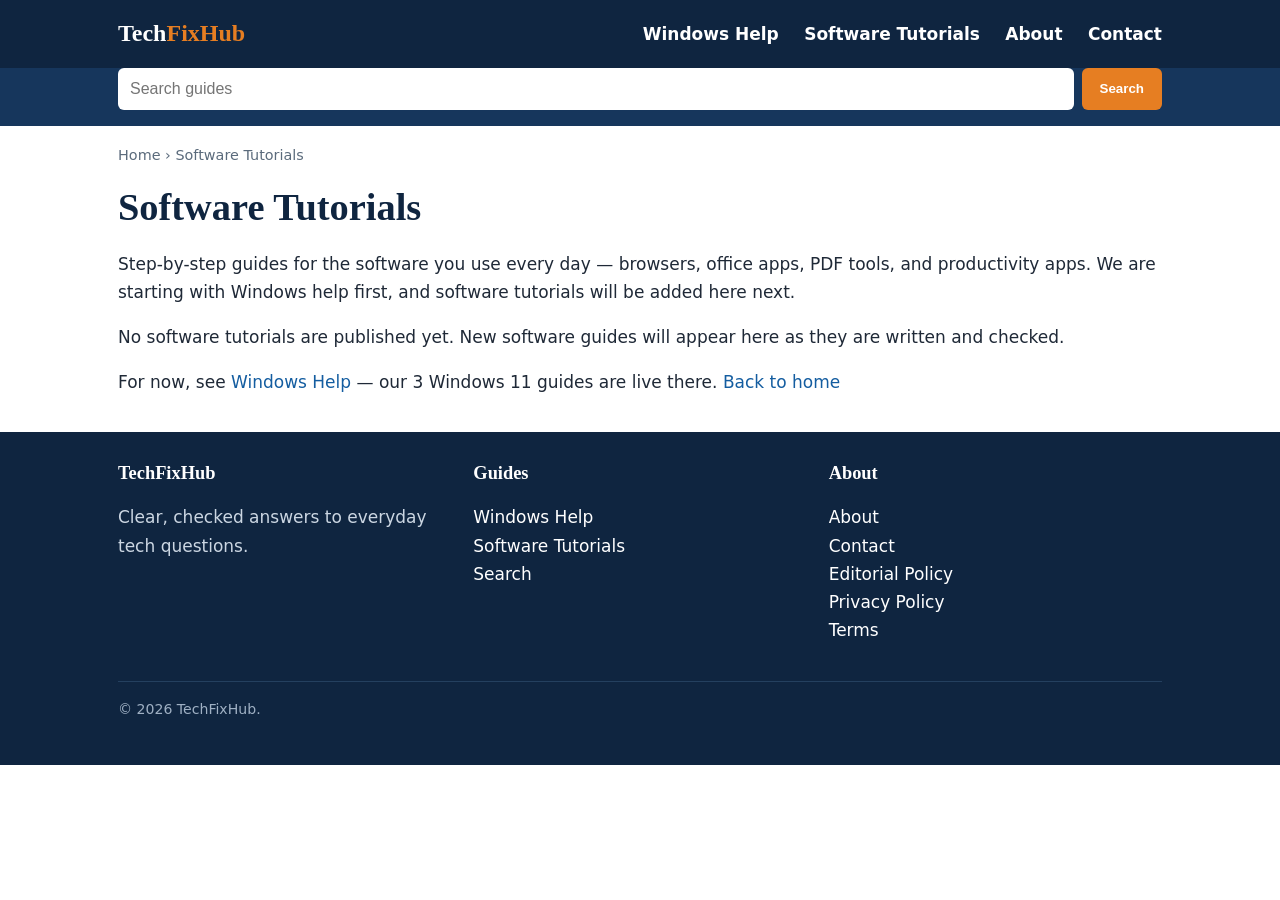
<file: software/index.html>
<!DOCTYPE html>
<html lang="en">
<head>
<meta charset="utf-8">
<meta name="viewport" content="width=device-width, initial-scale=1">
<title>Software Tutorials — TechFixHub</title>
<meta name="description" content="Step-by-step software tutorials for the apps you use every day. Windows guides are live now; software guides are coming soon.">
<link rel="canonical" href="https://techfixhub.pages.dev/software/">
<meta property="og:type" content="website">
<meta property="og:title" content="Software Tutorials — TechFixHub">
<meta property="og:description" content="Step-by-step software tutorials. Windows guides are live now; more coming soon.">
<meta property="og:url" content="https://techfixhub.pages.dev/software/">
<link rel="stylesheet" href="../assets/style.css">
<link rel="icon" type="image/png" sizes="48x48" href="../favicon-48x48.png"/>
<link rel="icon" type="image/png" sizes="512x512" href="../favicon.png"/>
<link rel="apple-touch-icon" href="../apple-touch-icon.png"/>
<link rel="icon" type="image/svg+xml" href="../assets/favicon.svg">
</head>
<body>
<a class="skip" href="#main">Skip to main content</a>
<header class="site-header">
<div class="header-inner">
<a class="logo" href="../">Tech<span>FixHub</span></a>
<button class="menu-btn" id="menu-btn" aria-expanded="false" aria-controls="main-nav">Menu</button>
<nav class="main-nav" id="main-nav" aria-label="Main navigation">
<a href="../windows/">Windows Help</a>
<a href="../software/">Software Tutorials</a>
<a href="../about/">About</a>
<a href="../contact/">Contact</a>
</nav>
</div>
<div class="search-bar">
<form data-search-form role="search" action="../search/">
<input type="search" name="q" placeholder="Search guides" aria-label="Search guides">
<button type="submit">Search</button>
</form>
</div>
</header>
<main id="main"><div class="wrap">
<nav class="breadcrumb" aria-label="Breadcrumb"><a href="../">Home</a> › Software Tutorials</nav>
<h1>Software Tutorials</h1>
<p>Step-by-step guides for the software you use every day — browsers, office apps, PDF tools, and productivity apps. We are starting with Windows help first, and software tutorials will be added here next.</p>
<p>No software tutorials are published yet. New software guides will appear here as they are written and checked.</p>
<p>For now, see <a href="../windows/">Windows Help</a> — our 3 Windows 11 guides are live there. <a href="../">Back to home</a></p>
</div></main>
<footer class="site-footer"><div class="wrap">
<div class="footer-grid">
<div><h3>TechFixHub</h3><p>Clear, checked answers to everyday tech questions.</p></div>
<div><h3>Guides</h3><p><a href="../windows/">Windows Help</a><br><a href="../software/">Software Tutorials</a><br><a href="../search/">Search</a></p></div>
<div><h3>About</h3><p><a href="../about/">About</a><br><a href="../contact/">Contact</a><br><a href="../editorial-policy/">Editorial Policy</a><br><a href="../privacy/">Privacy Policy</a><br><a href="../terms/">Terms</a></p></div>
</div>
<p class="footer-note">© 2026 TechFixHub.</p>
</div></footer>
<script src="../assets/app.js"></script>
</body>
</html>
</file>
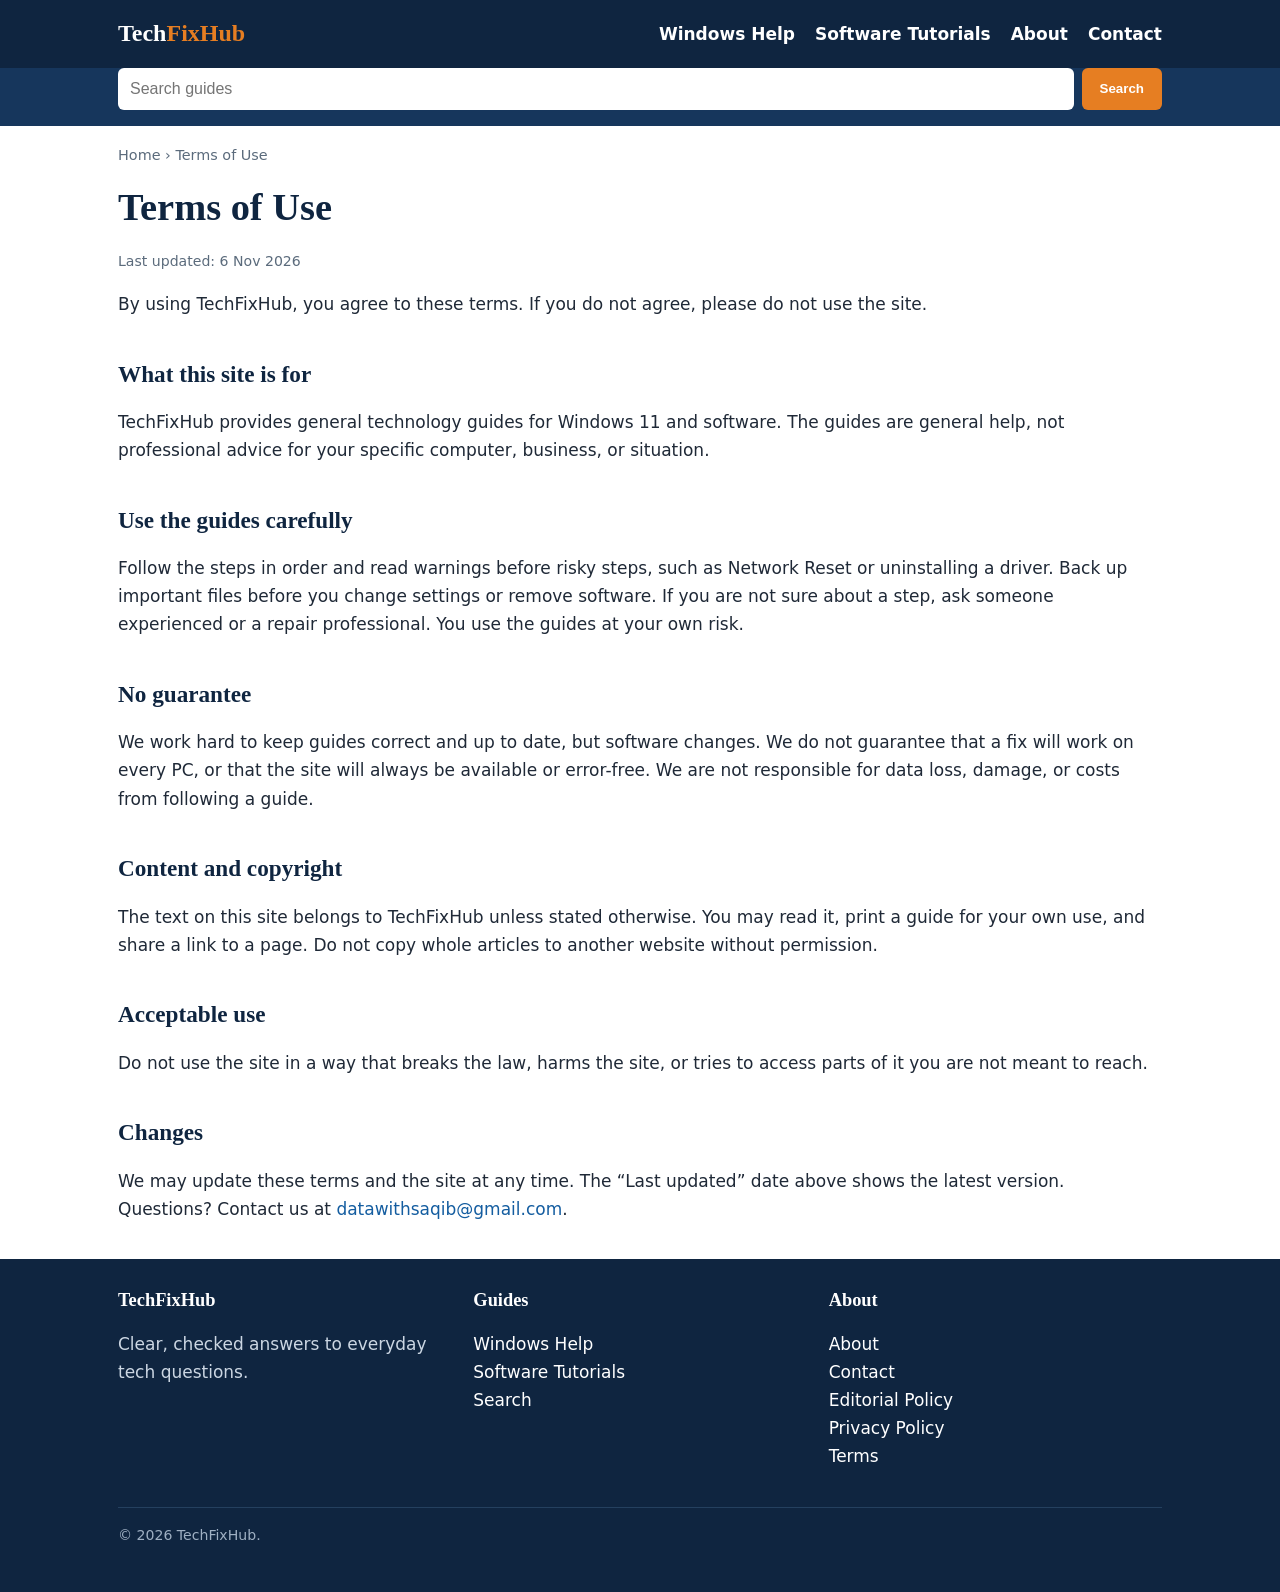
<file: terms/index.html>
<!DOCTYPE html>
<html lang="en">
<head>
<meta charset="utf-8">
<meta name="viewport" content="width=device-width, initial-scale=1">
<title>Terms of Use — TechFixHub</title>
<meta name="description" content="TechFixHub Terms of Use: how you may use our guides, and the limits of our help.">
<link rel="canonical" href="https://techfixhub.pages.dev/terms/">
<meta property="og:type" content="website">
<meta property="og:title" content="Terms of Use — TechFixHub">
<meta property="og:description" content="How you may use our guides, and the limits of our help.">
<meta property="og:url" content="https://techfixhub.pages.dev/terms/">
<link rel="stylesheet" href="../assets/style.css">
<link rel="icon" type="image/png" sizes="48x48" href="../favicon-48x48.png"/>
<link rel="icon" type="image/png" sizes="512x512" href="../favicon.png"/>
<link rel="apple-touch-icon" href="../apple-touch-icon.png"/>
<link rel="icon" type="image/svg+xml" href="../assets/favicon.svg">
</head>
<body>
<a class="skip" href="#main">Skip to main content</a>
<header class="site-header"><div class="header-inner">
<a class="logo" href="../">Tech<span>FixHub</span></a>
<button class="menu-btn" id="menu-btn" aria-expanded="false" aria-controls="main-nav">Menu</button>
<nav class="main-nav" id="main-nav" aria-label="Main navigation"><a href="../windows/">Windows Help</a><a href="../software/">Software Tutorials</a><a href="../about/">About</a><a href="../contact/">Contact</a></nav>
</div>
<div class="search-bar"><form data-search-form role="search" action="../search/"><input type="search" name="q" placeholder="Search guides" aria-label="Search guides"><button type="submit">Search</button></form></div>
</header>
<main id="main"><div class="wrap">
<nav class="breadcrumb" aria-label="Breadcrumb"><a href="../">Home</a> › Terms of Use</nav>
<h1>Terms of Use</h1>
<p class="meta">Last updated: 6 Nov 2026</p>
<p>By using TechFixHub, you agree to these terms. If you do not agree, please do not use the site.</p>
<h2>What this site is for</h2>
<p>TechFixHub provides general technology guides for Windows 11 and software. The guides are general help, not professional advice for your specific computer, business, or situation.</p>
<h2>Use the guides carefully</h2>
<p>Follow the steps in order and read warnings before risky steps, such as Network Reset or uninstalling a driver. Back up important files before you change settings or remove software. If you are not sure about a step, ask someone experienced or a repair professional. You use the guides at your own risk.</p>
<h2>No guarantee</h2>
<p>We work hard to keep guides correct and up to date, but software changes. We do not guarantee that a fix will work on every PC, or that the site will always be available or error-free. We are not responsible for data loss, damage, or costs from following a guide.</p>
<h2>Content and copyright</h2>
<p>The text on this site belongs to TechFixHub unless stated otherwise. You may read it, print a guide for your own use, and share a link to a page. Do not copy whole articles to another website without permission.</p>
<h2>Acceptable use</h2>
<p>Do not use the site in a way that breaks the law, harms the site, or tries to access parts of it you are not meant to reach.</p>
<h2>Changes</h2>
<p>We may update these terms and the site at any time. The “Last updated” date above shows the latest version. Questions? Contact us at <a href="mailto:datawithsaqib@gmail.com">datawithsaqib@gmail.com</a>.</p>
</div></main>
<footer class="site-footer"><div class="wrap"><div class="footer-grid">
<div><h3>TechFixHub</h3><p>Clear, checked answers to everyday tech questions.</p></div>
<div><h3>Guides</h3><p><a href="../windows/">Windows Help</a><br><a href="../software/">Software Tutorials</a><br><a href="../search/">Search</a></p></div>
<div><h3>About</h3><p><a href="../about/">About</a><br><a href="../contact/">Contact</a><br><a href="../editorial-policy/">Editorial Policy</a><br><a href="../privacy/">Privacy Policy</a><br><a href="../terms/">Terms</a></p></div>
</div><p class="footer-note">© 2026 TechFixHub.</p></div></footer>
<script src="../assets/app.js"></script>
</body>
</html>
</file>
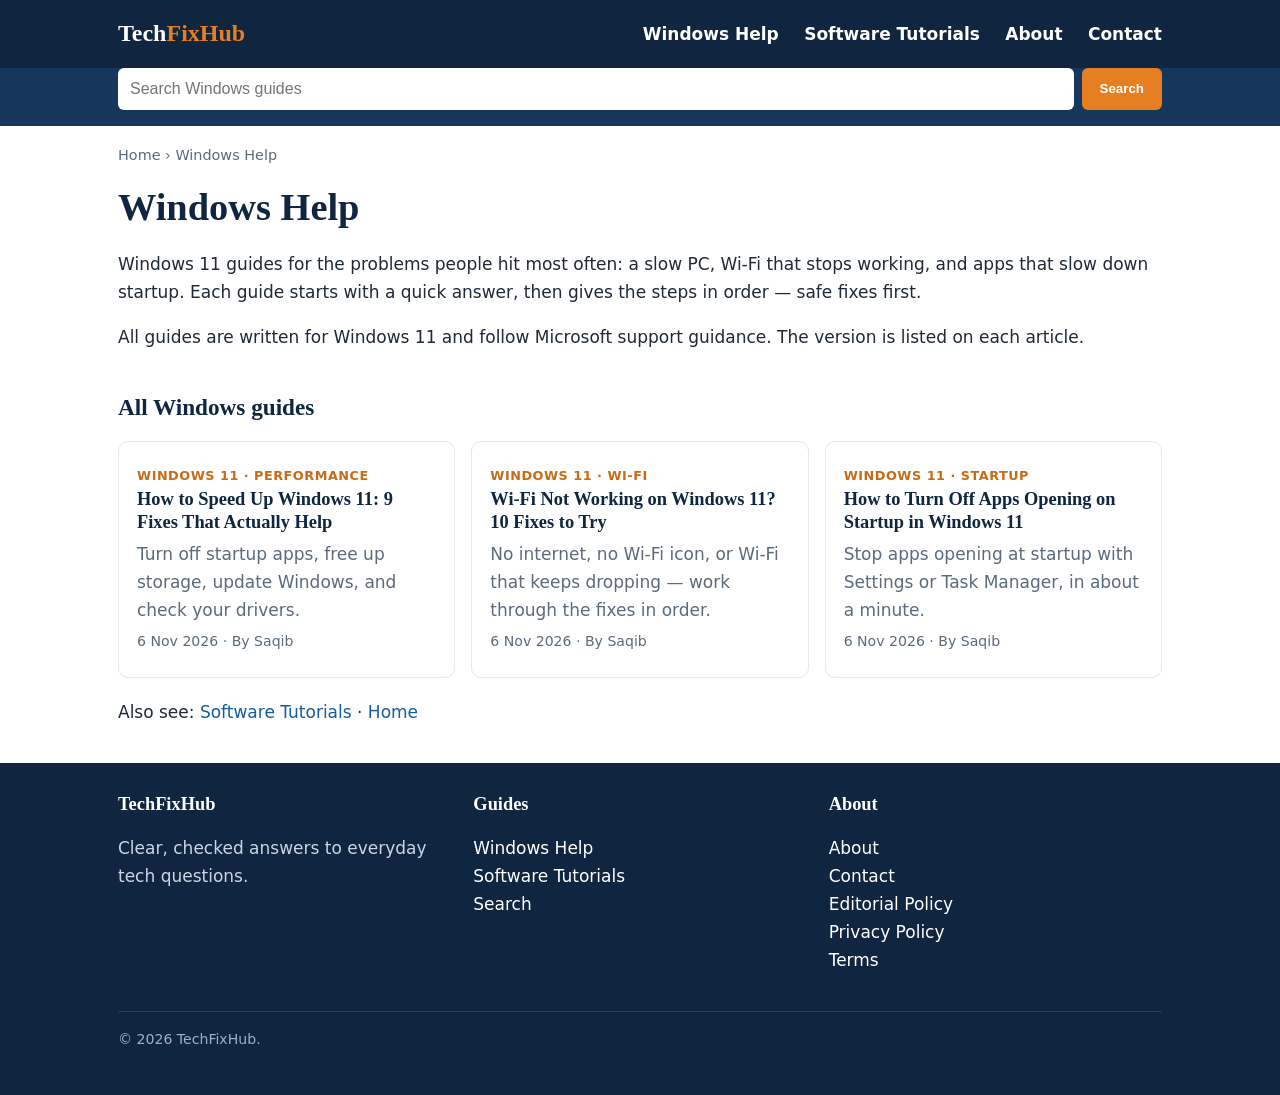
<file: windows/index.html>
<!DOCTYPE html>
<html lang="en">
<head>
<meta charset="utf-8">
<meta name="viewport" content="width=device-width, initial-scale=1">
<title>Windows Help — TechFixHub</title>
<meta name="description" content="Step-by-step Windows 11 help: speed up a slow PC, fix Wi-Fi, and stop apps slowing down startup. Clear guides in simple English.">
<link rel="canonical" href="https://techfixhub.pages.dev/windows/">
<meta property="og:type" content="website">
<meta property="og:title" content="Windows Help — TechFixHub">
<meta property="og:description" content="Step-by-step Windows 11 help: speed, Wi-Fi, and startup apps.">
<meta property="og:url" content="https://techfixhub.pages.dev/windows/">
<link rel="stylesheet" href="../assets/style.css">
<link rel="icon" type="image/png" sizes="48x48" href="../favicon-48x48.png"/>
<link rel="icon" type="image/png" sizes="512x512" href="../favicon.png"/>
<link rel="apple-touch-icon" href="../apple-touch-icon.png"/>
<link rel="icon" type="image/svg+xml" href="../assets/favicon.svg">
</head>
<body>
<a class="skip" href="#main">Skip to main content</a>
<header class="site-header">
<div class="header-inner">
<a class="logo" href="../">Tech<span>FixHub</span></a>
<button class="menu-btn" id="menu-btn" aria-expanded="false" aria-controls="main-nav">Menu</button>
<nav class="main-nav" id="main-nav" aria-label="Main navigation">
<a href="../windows/">Windows Help</a>
<a href="../software/">Software Tutorials</a>
<a href="../about/">About</a>
<a href="../contact/">Contact</a>
</nav>
</div>
<div class="search-bar">
<form data-search-form role="search" action="../search/">
<input type="search" name="q" placeholder="Search Windows guides" aria-label="Search guides">
<button type="submit">Search</button>
</form>
</div>
</header>
<main id="main"><div class="wrap">
<nav class="breadcrumb" aria-label="Breadcrumb"><a href="../">Home</a> › Windows Help</nav>
<h1>Windows Help</h1>
<p>Windows 11 guides for the problems people hit most often: a slow PC, Wi-Fi that stops working, and apps that slow down startup. Each guide starts with a quick answer, then gives the steps in order — safe fixes first.</p>
<p>All guides are written for Windows 11 and follow Microsoft support guidance. The version is listed on each article.</p>
<h2>All Windows guides</h2>
<div class="cards">
<article class="card"><span class="kicker">Windows 11 · Performance</span>
<h3><a href="../windows/how-to-speed-up-windows-11/">How to Speed Up Windows 11: 9 Fixes That Actually Help</a></h3>
<p>Turn off startup apps, free up storage, update Windows, and check your drivers.</p>
<p class="meta">6 Nov 2026 · By Saqib</p></article>
<article class="card"><span class="kicker">Windows 11 · Wi-Fi</span>
<h3><a href="../windows/wifi-not-working-windows-11/">Wi-Fi Not Working on Windows 11? 10 Fixes to Try</a></h3>
<p>No internet, no Wi-Fi icon, or Wi-Fi that keeps dropping — work through the fixes in order.</p>
<p class="meta">6 Nov 2026 · By Saqib</p></article>
<article class="card"><span class="kicker">Windows 11 · Startup</span>
<h3><a href="../windows/disable-startup-apps-windows-11/">How to Turn Off Apps Opening on Startup in Windows 11</a></h3>
<p>Stop apps opening at startup with Settings or Task Manager, in about a minute.</p>
<p class="meta">6 Nov 2026 · By Saqib</p></article>
</div>
<p style="margin-top:20px">Also see: <a href="../software/">Software Tutorials</a> · <a href="../">Home</a></p>
</div></main>
<footer class="site-footer"><div class="wrap">
<div class="footer-grid">
<div><h3>TechFixHub</h3><p>Clear, checked answers to everyday tech questions.</p></div>
<div><h3>Guides</h3><p><a href="../windows/">Windows Help</a><br><a href="../software/">Software Tutorials</a><br><a href="../search/">Search</a></p></div>
<div><h3>About</h3><p><a href="../about/">About</a><br><a href="../contact/">Contact</a><br><a href="../editorial-policy/">Editorial Policy</a><br><a href="../privacy/">Privacy Policy</a><br><a href="../terms/">Terms</a></p></div>
</div>
<p class="footer-note">© 2026 TechFixHub.</p>
</div></footer>
<script src="../assets/app.js"></script>
</body>
</html>
</file>
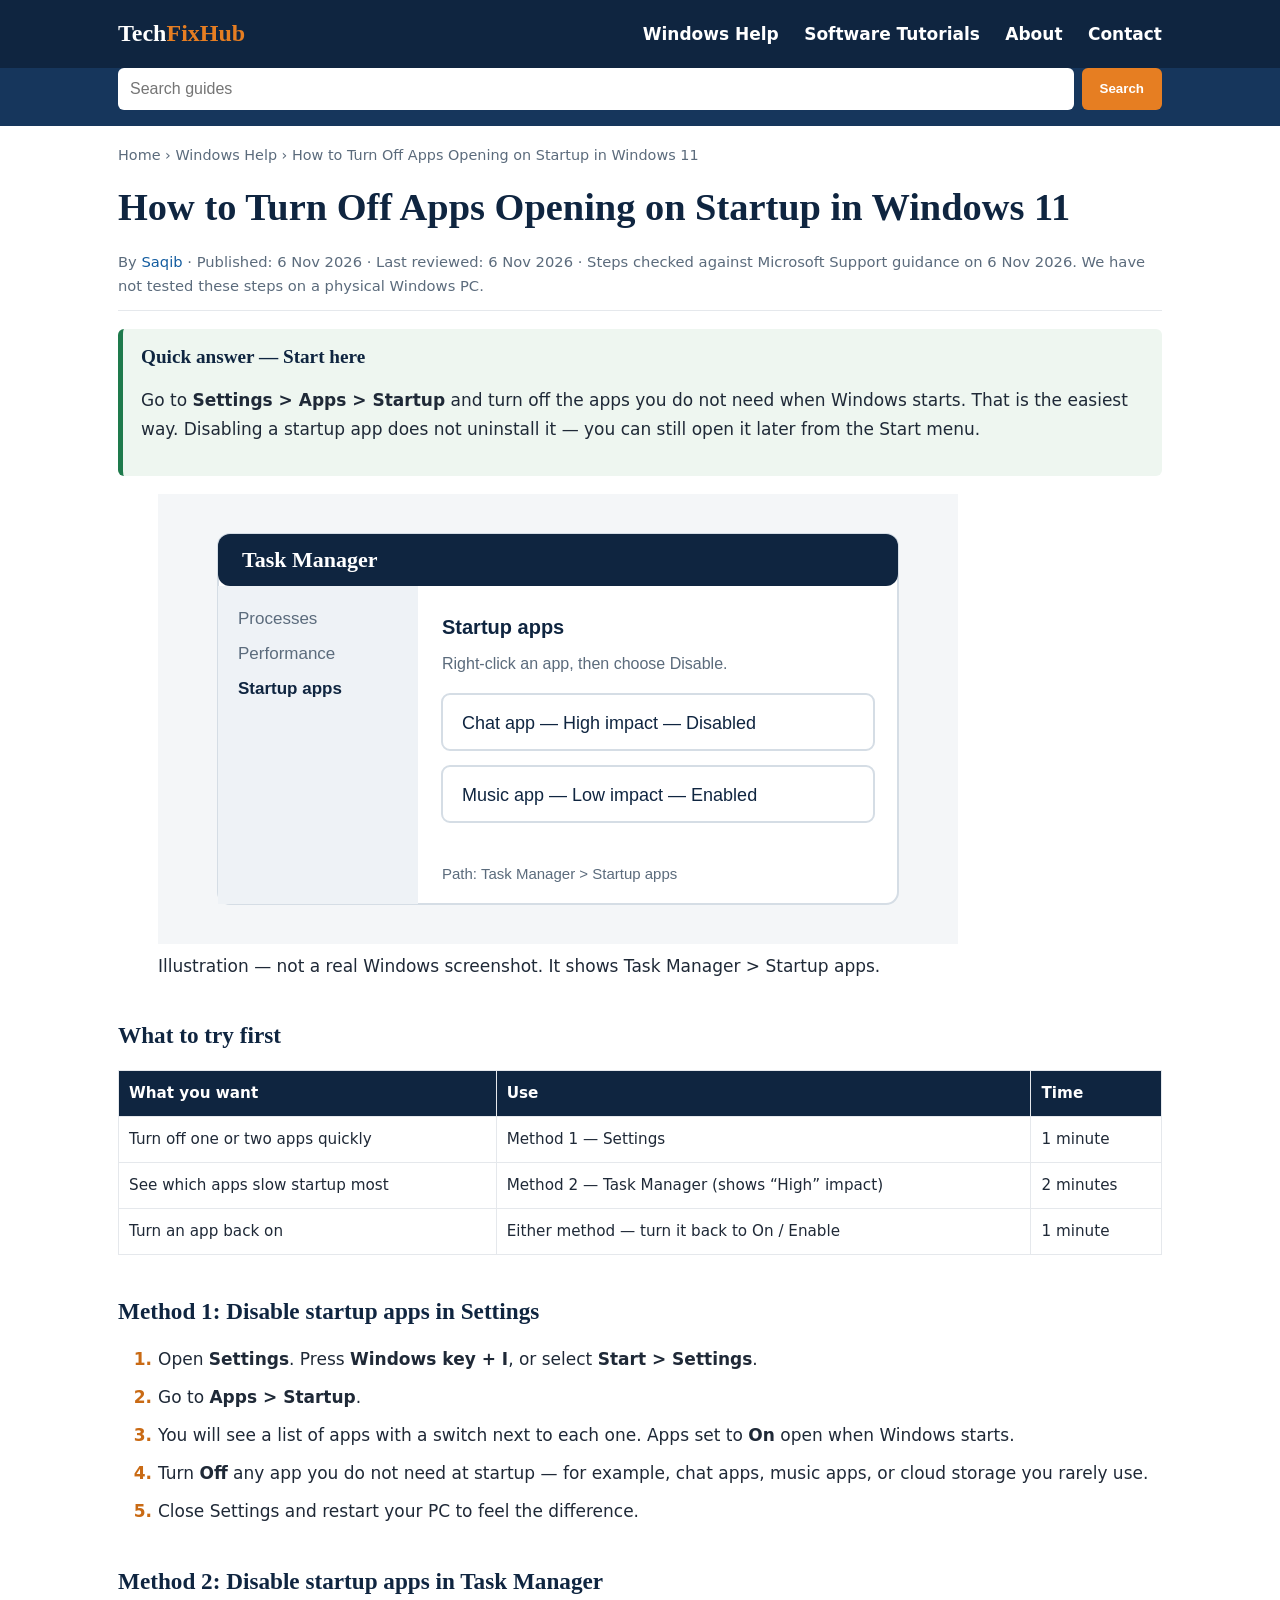
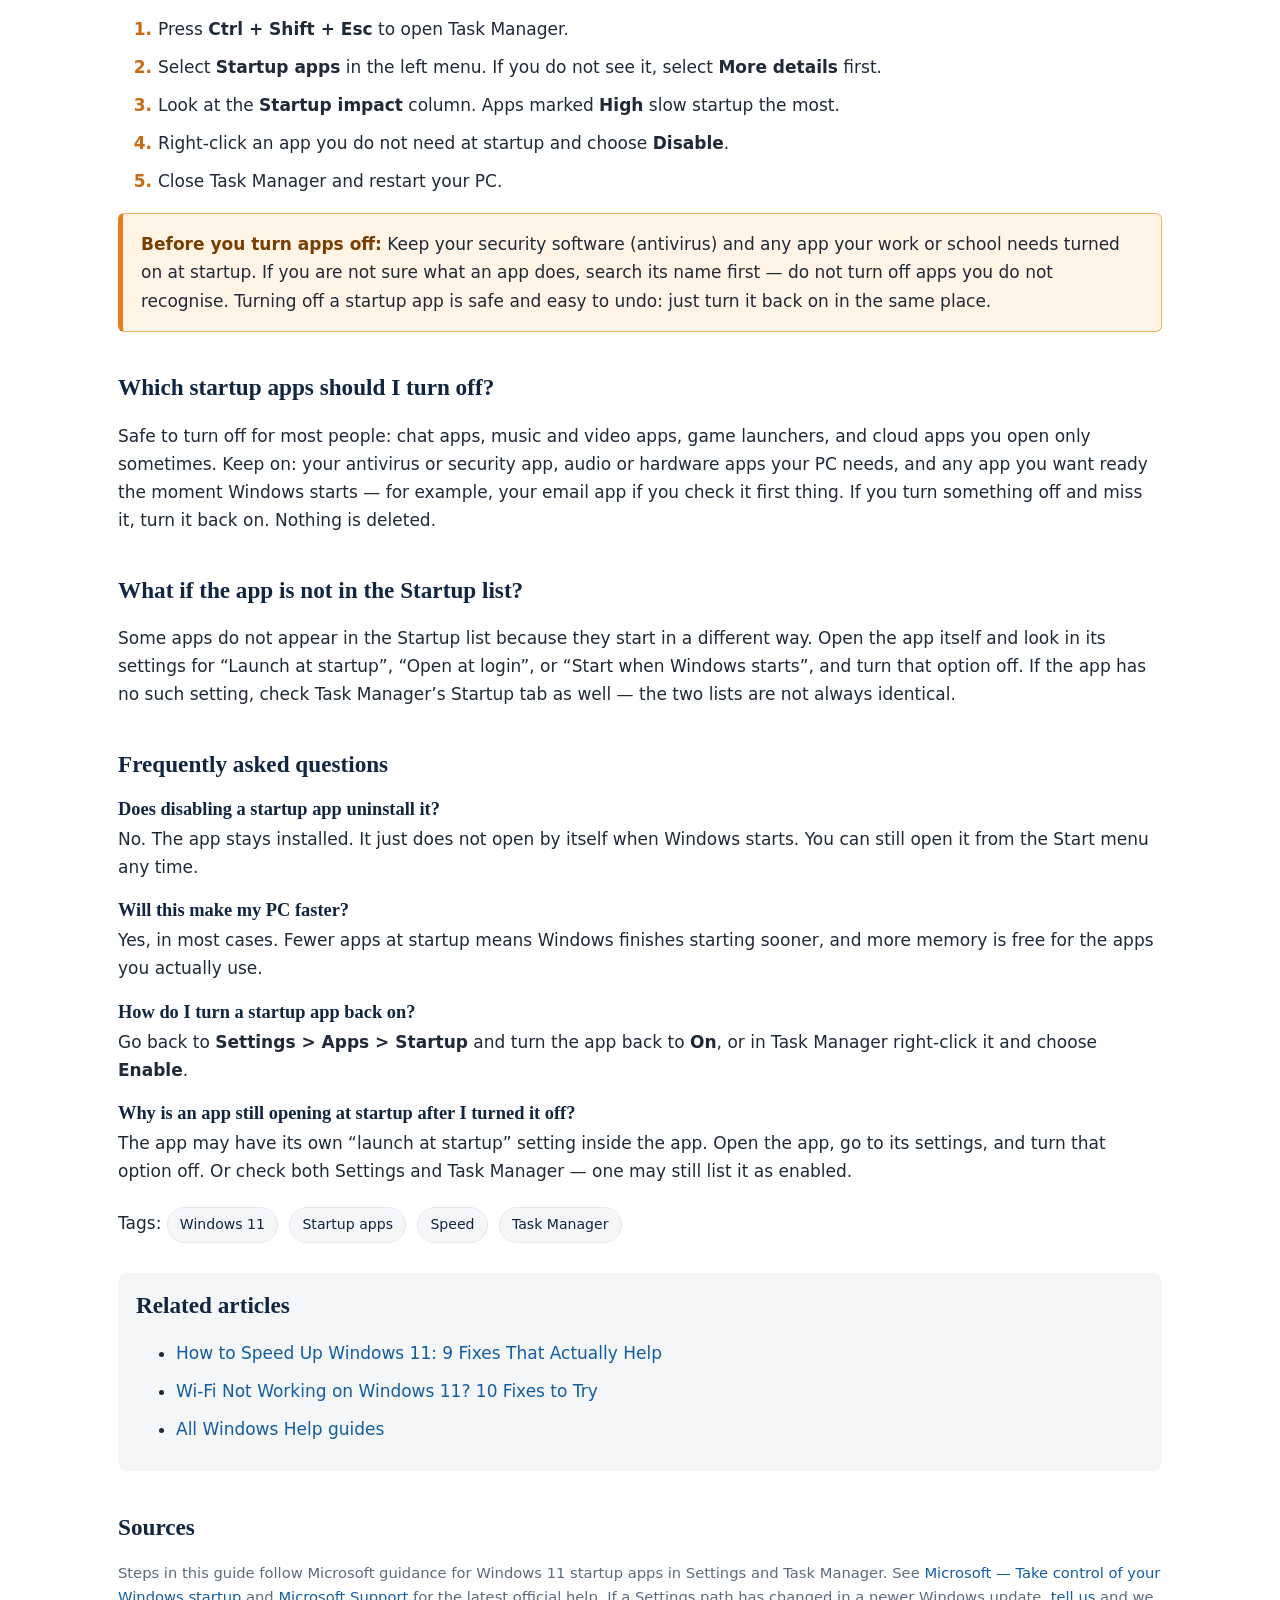
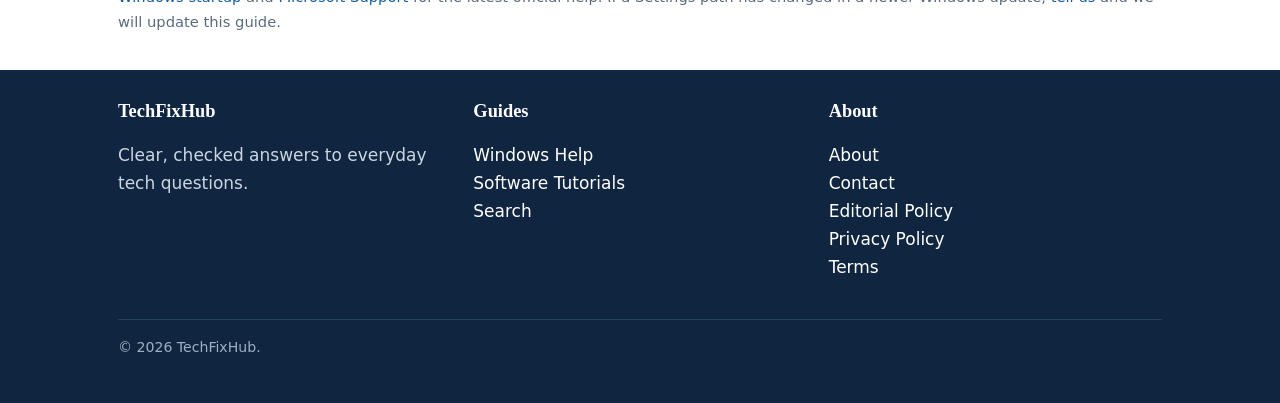
<file: windows/disable-startup-apps-windows-11/index.html>
<!DOCTYPE html>
<html lang="en">
<head>
<meta charset="utf-8">
<meta name="viewport" content="width=device-width, initial-scale=1">
<title>How to Turn Off Apps Opening on Startup in Windows 11 — TechFixHub</title>
<meta name="description" content="How to turn off apps opening on startup in Windows 11 using Settings or Task Manager. Stop apps opening at startup so your PC boots faster, in about a minute.">
<link rel="canonical" href="https://techfixhub.pages.dev/windows/disable-startup-apps-windows-11/">
<meta property="og:type" content="article">
<meta property="og:title" content="How to Turn Off Apps Opening on Startup in Windows 11">
<meta property="og:description" content="Stop apps opening at startup with Settings or Task Manager, in about a minute.">
<meta property="og:url" content="https://techfixhub.pages.dev/windows/disable-startup-apps-windows-11/">
<link rel="stylesheet" href="../../assets/style.css">
<link rel="icon" type="image/png" sizes="48x48" href="../../favicon-48x48.png"/>
<link rel="icon" type="image/png" sizes="512x512" href="../../favicon.png"/>
<link rel="apple-touch-icon" href="../../apple-touch-icon.png"/>
<link rel="icon" type="image/svg+xml" href="../../assets/favicon.svg">
<script type="application/ld+json">
{"@context":"https://schema.org","@type":"Article","headline":"How to Turn Off Apps Opening on Startup in Windows 11","description":"How to turn off apps opening on startup in Windows 11 using Settings or Task Manager.","author":{"@type":"Person","name":"Saqib","url":"https://techfixhub.pages.dev/about/author-saqib.html"},"datePublished":"2026-11-06","dateModified":"2026-11-25","publisher":{"@type":"Organization","name":"TechFixHub","url":"https://techfixhub.pages.dev/"},"mainEntityOfPage":"https://techfixhub.pages.dev/windows/disable-startup-apps-windows-11/"}
</script>
<script type="application/ld+json">
{"@context":"https://schema.org","@type":"BreadcrumbList","itemListElement":[{"@type":"ListItem","position":1,"name":"Home","item":"https://techfixhub.pages.dev/"},{"@type":"ListItem","position":2,"name":"Windows Help","item":"https://techfixhub.pages.dev/windows/"},{"@type":"ListItem","position":3,"name":"How to Turn Off Apps Opening on Startup in Windows 11","item":"https://techfixhub.pages.dev/windows/disable-startup-apps-windows-11/"}]}
</script>
</head>
<body>
<a class="skip" href="#main">Skip to main content</a>
<header class="site-header">
<div class="header-inner">
<a class="logo" href="../../">Tech<span>FixHub</span></a>
<button class="menu-btn" id="menu-btn" aria-expanded="false" aria-controls="main-nav">Menu</button>
<nav class="main-nav" id="main-nav" aria-label="Main navigation">
<a href="../../windows/">Windows Help</a>
<a href="../../software/">Software Tutorials</a>
<a href="../../about/">About</a>
<a href="../../contact/">Contact</a>
</nav>
</div>
<div class="search-bar">
<form data-search-form role="search" action="../../search/">
<input type="search" name="q" placeholder="Search guides" aria-label="Search guides">
<button type="submit">Search</button>
</form>
</div>
</header>
<main id="main"><div class="wrap">
<nav class="breadcrumb" aria-label="Breadcrumb"><a href="../../">Home</a> › <a href="../../windows/">Windows Help</a> › How to Turn Off Apps Opening on Startup in Windows 11</nav>
<article>
<h1>How to Turn Off Apps Opening on Startup in Windows 11</h1>
<p class="article-meta">By <a href="../../about/author-saqib.html">Saqib</a> · Published: 6 Nov 2026 · Last reviewed: 6 Nov 2026 · Steps checked against Microsoft Support guidance on 6 Nov 2026. We have not tested these steps on a physical Windows PC.</p>

<div class="quick-answer">
<h2>Start here</h2>
<p>Go to <strong>Settings &gt; Apps &gt; Startup</strong> and turn off the apps you do not need when Windows starts. That is the easiest way. Disabling a startup app does not uninstall it — you can still open it later from the Start menu.</p>
</div>

<figure>
<img src="../../assets/images/disable-startup-apps-windows-11.svg" alt="Diagram of Task Manager with the Startup apps tab open, showing a chat app with High startup impact set to Disabled" width="800" height="450">
<figcaption>Illustration — not a real Windows screenshot. It shows Task Manager &gt; Startup apps.</figcaption>
</figure>

<h2>What to try first</h2>
<table>
<thead><tr><th>What you want</th><th>Use</th><th>Time</th></tr></thead>
<tbody>
<tr><td>Turn off one or two apps quickly</td><td>Method 1 — Settings</td><td>1 minute</td></tr>
<tr><td>See which apps slow startup most</td><td>Method 2 — Task Manager (shows “High” impact)</td><td>2 minutes</td></tr>
<tr><td>Turn an app back on</td><td>Either method — turn it back to On / Enable</td><td>1 minute</td></tr>
</tbody>
</table>

<h2>Method 1: Disable startup apps in Settings</h2>
<ol class="steps">
<li>Open <strong>Settings</strong>. Press <strong>Windows key + I</strong>, or select <strong>Start &gt; Settings</strong>.</li>
<li>Go to <strong>Apps &gt; Startup</strong>.</li>
<li>You will see a list of apps with a switch next to each one. Apps set to <strong>On</strong> open when Windows starts.</li>
<li>Turn <strong>Off</strong> any app you do not need at startup — for example, chat apps, music apps, or cloud storage you rarely use.</li>
<li>Close Settings and restart your PC to feel the difference.</li>
</ol>

<h2>Method 2: Disable startup apps in Task Manager</h2>
<ol class="steps">
<li>Press <strong>Ctrl + Shift + Esc</strong> to open Task Manager.</li>
<li>Select <strong>Startup apps</strong> in the left menu. If you do not see it, select <strong>More details</strong> first.</li>
<li>Look at the <strong>Startup impact</strong> column. Apps marked <strong>High</strong> slow startup the most.</li>
<li>Right-click an app you do not need at startup and choose <strong>Disable</strong>.</li>
<li>Close Task Manager and restart your PC.</li>
</ol>

<div class="warning">
<strong>Before you turn apps off:</strong> Keep your security software (antivirus) and any app your work or school needs turned on at startup. If you are not sure what an app does, search its name first — do not turn off apps you do not recognise. Turning off a startup app is safe and easy to undo: just turn it back on in the same place.
</div>

<h2>Which startup apps should I turn off?</h2>
<p>Safe to turn off for most people: chat apps, music and video apps, game launchers, and cloud apps you open only sometimes. Keep on: your antivirus or security app, audio or hardware apps your PC needs, and any app you want ready the moment Windows starts — for example, your email app if you check it first thing. If you turn something off and miss it, turn it back on. Nothing is deleted.</p>

<h2>What if the app is not in the Startup list?</h2>
<p>Some apps do not appear in the Startup list because they start in a different way. Open the app itself and look in its settings for “Launch at startup”, “Open at login”, or “Start when Windows starts”, and turn that option off. If the app has no such setting, check Task Manager’s Startup tab as well — the two lists are not always identical.</p>

<section class="faq">
<h2>Frequently asked questions</h2>
<h3>Does disabling a startup app uninstall it?</h3>
<p>No. The app stays installed. It just does not open by itself when Windows starts. You can still open it from the Start menu any time.</p>
<h3>Will this make my PC faster?</h3>
<p>Yes, in most cases. Fewer apps at startup means Windows finishes starting sooner, and more memory is free for the apps you actually use.</p>
<h3>How do I turn a startup app back on?</h3>
<p>Go back to <strong>Settings &gt; Apps &gt; Startup</strong> and turn the app back to <strong>On</strong>, or in Task Manager right-click it and choose <strong>Enable</strong>.</p>
<h3>Why is an app still opening at startup after I turned it off?</h3>
<p>The app may have its own “launch at startup” setting inside the app. Open the app, go to its settings, and turn that option off. Or check both Settings and Task Manager — one may still list it as enabled.</p>
</section>

<div class="tags">Tags: <a href="../../windows/">Windows 11</a> <a href="../../windows/">Startup apps</a> <a href="../../windows/">Speed</a> <a href="../../windows/">Task Manager</a></div>

<div class="related">
<h2 style="margin-top:0">Related articles</h2>
<ul>
<li><a href="../../windows/how-to-speed-up-windows-11/">How to Speed Up Windows 11: 9 Fixes That Actually Help</a></li>
<li><a href="../../windows/wifi-not-working-windows-11/">Wi-Fi Not Working on Windows 11? 10 Fixes to Try</a></li>
<li><a href="../../windows/">All Windows Help guides</a></li>
</ul>
</div>

<h2>Sources</h2>
<p class="sources">Steps in this guide follow Microsoft guidance for Windows 11 startup apps in Settings and Task Manager. See <a href="https://www.microsoft.com/en-us/windows/learning-center/take-control-of-windows-startup">Microsoft — Take control of your Windows startup</a> and <a href="https://support.microsoft.com/">Microsoft Support</a> for the latest official help. If a Settings path has changed in a newer Windows update, <a href="../../contact/">tell us</a> and we will update this guide.</p>
</article>
</div></main>
<footer class="site-footer"><div class="wrap">
<div class="footer-grid">
<div><h3>TechFixHub</h3><p>Clear, checked answers to everyday tech questions.</p></div>
<div><h3>Guides</h3><p><a href="../../windows/">Windows Help</a><br><a href="../../software/">Software Tutorials</a><br><a href="../../search/">Search</a></p></div>
<div><h3>About</h3><p><a href="../../about/">About</a><br><a href="../../contact/">Contact</a><br><a href="../../editorial-policy/">Editorial Policy</a><br><a href="../../privacy/">Privacy Policy</a><br><a href="../../terms/">Terms</a></p></div>
</div>
<p class="footer-note">© 2026 TechFixHub.</p>
</div></footer>
<script src="../../assets/app.js"></script>
</body>
</html>
</file>
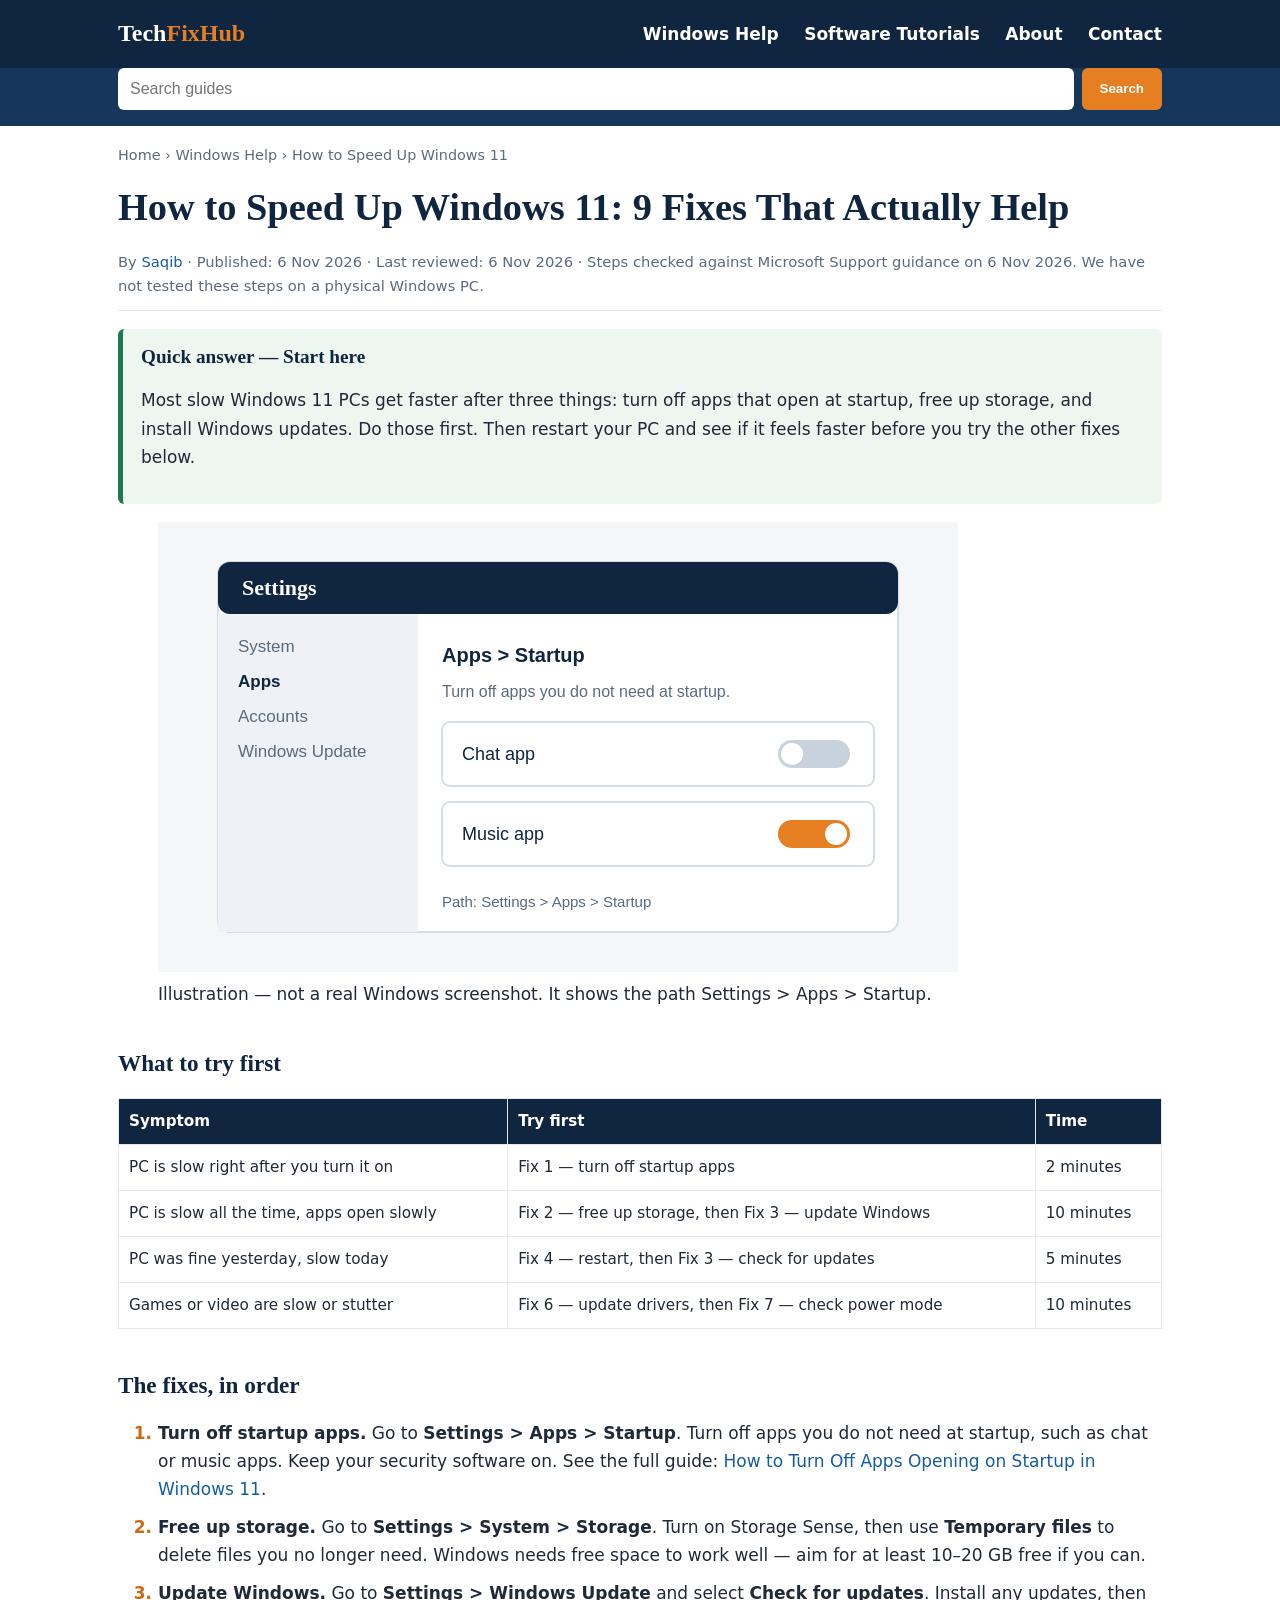
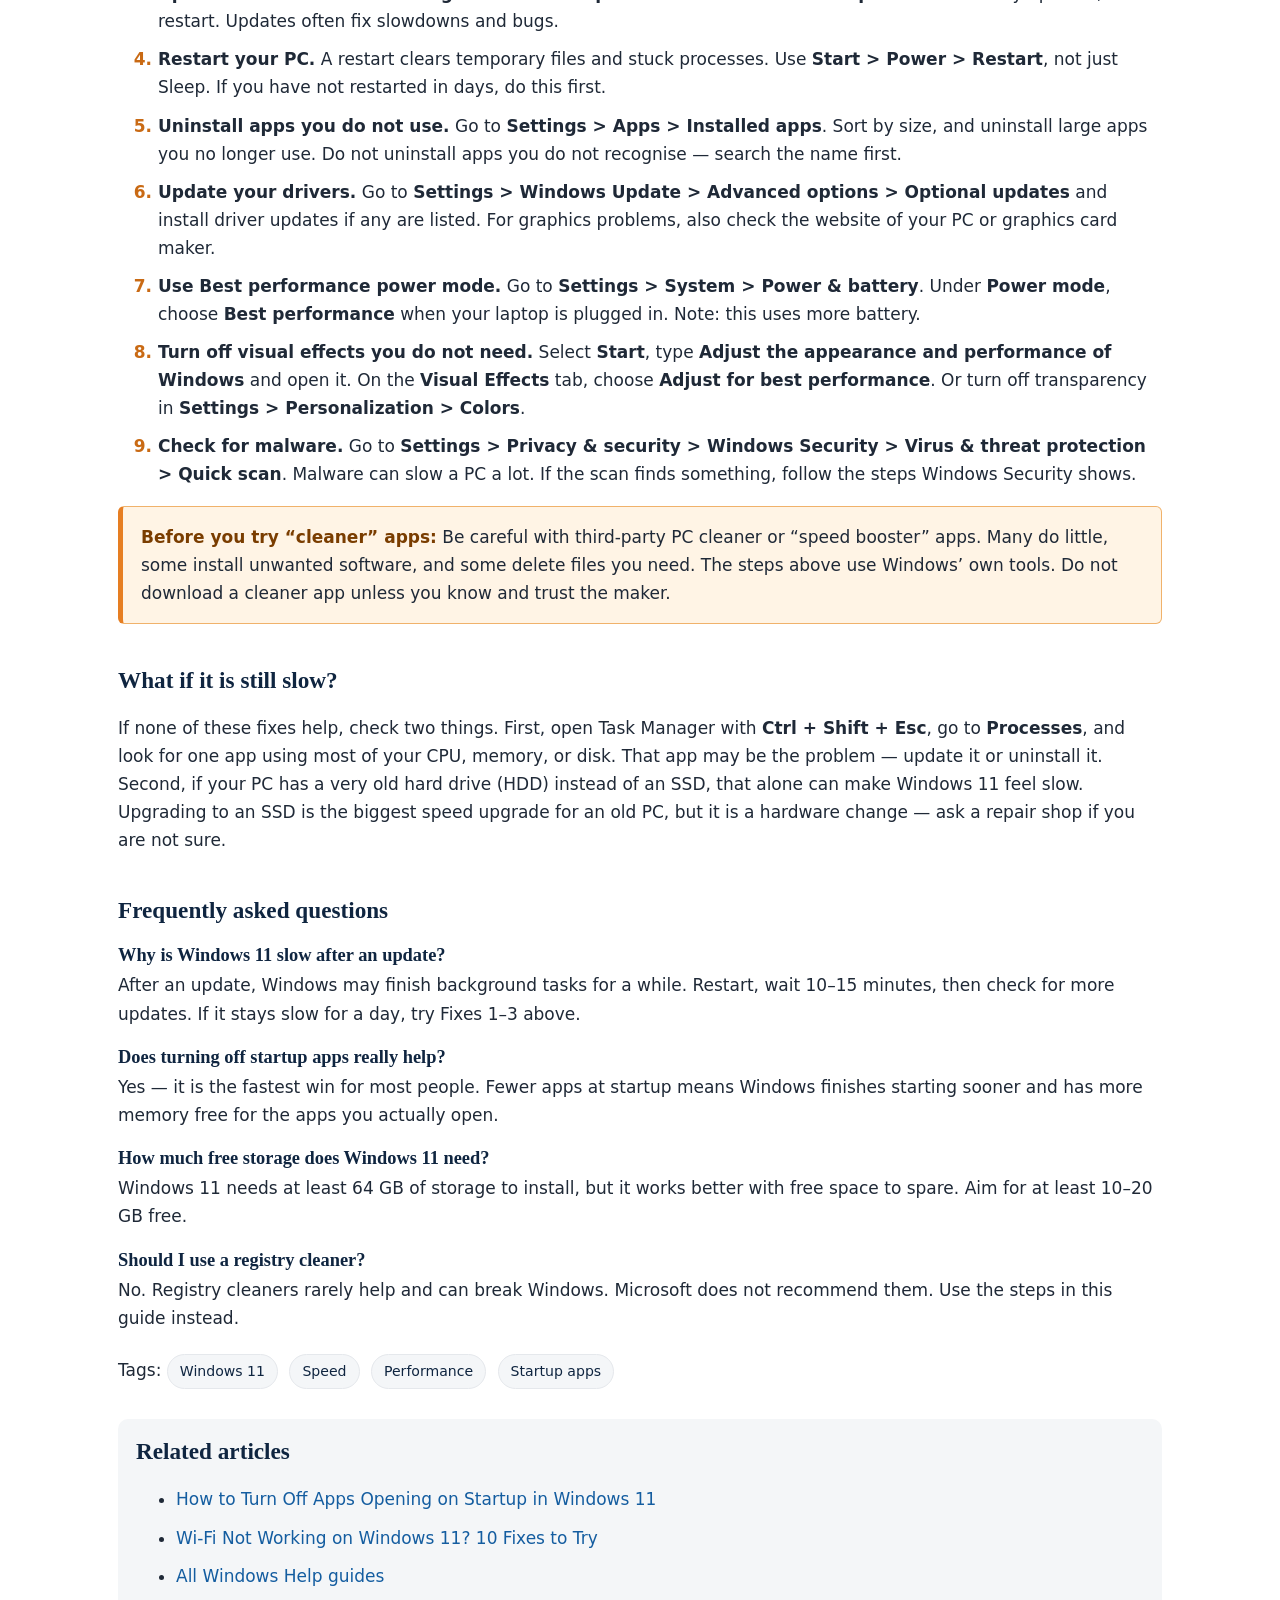
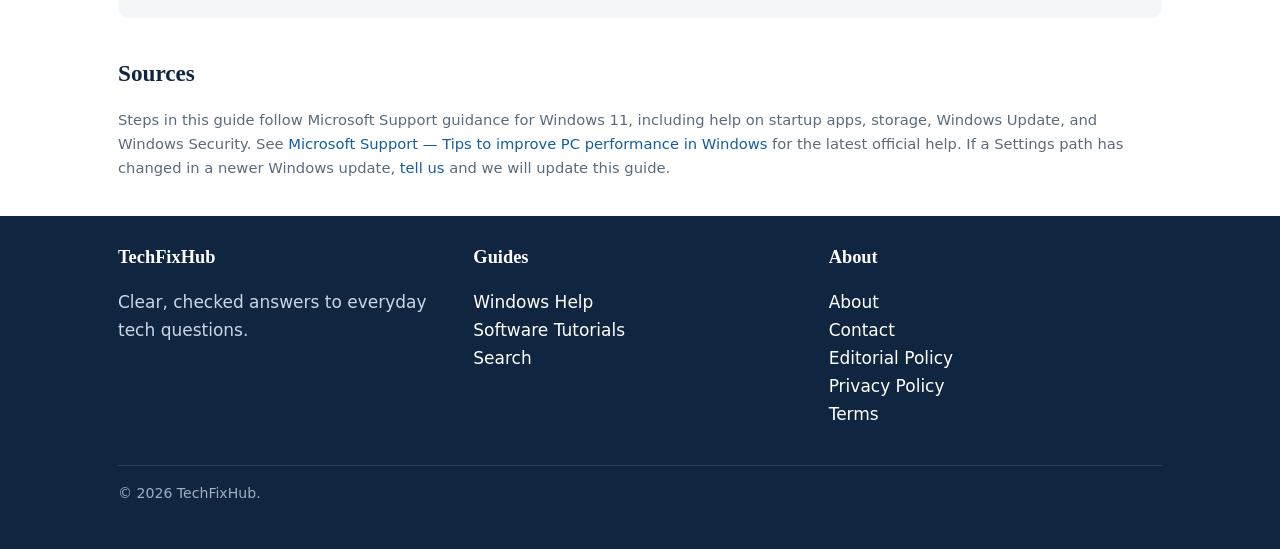
<file: windows/how-to-speed-up-windows-11/index.html>
<!DOCTYPE html>
<html lang="en">
<head>
<meta charset="utf-8">
<meta name="viewport" content="width=device-width, initial-scale=1">
<title>How to Speed Up Windows 11: 9 Fixes That Actually Help — TechFixHub</title>
<meta name="description" content="Is Windows 11 slow? Turn off startup apps, free up storage, update Windows, and check your drivers. 9 fixes in order, in simple English.">
<link rel="canonical" href="https://techfixhub.pages.dev/windows/how-to-speed-up-windows-11/">
<meta property="og:type" content="article">
<meta property="og:title" content="How to Speed Up Windows 11: 9 Fixes That Actually Help">
<meta property="og:description" content="Turn off startup apps, free up storage, update Windows, and check your drivers. 9 fixes in order.">
<meta property="og:url" content="https://techfixhub.pages.dev/windows/how-to-speed-up-windows-11/">
<link rel="stylesheet" href="../../assets/style.css">
<link rel="icon" type="image/png" sizes="48x48" href="../../favicon-48x48.png"/>
<link rel="icon" type="image/png" sizes="512x512" href="../../favicon.png"/>
<link rel="apple-touch-icon" href="../../apple-touch-icon.png"/>
<link rel="icon" type="image/svg+xml" href="../../assets/favicon.svg">
<script type="application/ld+json">
{"@context":"https://schema.org","@type":"Article","headline":"How to Speed Up Windows 11: 9 Fixes That Actually Help","description":"Turn off startup apps, free up storage, update Windows, and check your drivers. 9 fixes in order.","author":{"@type":"Person","name":"Saqib","url":"https://techfixhub.pages.dev/about/author-saqib.html"},"datePublished":"2026-11-06","dateModified":"2026-11-06","publisher":{"@type":"Organization","name":"TechFixHub","url":"https://techfixhub.pages.dev/"},"mainEntityOfPage":"https://techfixhub.pages.dev/windows/how-to-speed-up-windows-11/"}
</script>
<script type="application/ld+json">
{"@context":"https://schema.org","@type":"BreadcrumbList","itemListElement":[{"@type":"ListItem","position":1,"name":"Home","item":"https://techfixhub.pages.dev/"},{"@type":"ListItem","position":2,"name":"Windows Help","item":"https://techfixhub.pages.dev/windows/"},{"@type":"ListItem","position":3,"name":"How to Speed Up Windows 11","item":"https://techfixhub.pages.dev/windows/how-to-speed-up-windows-11/"}]}
</script>
</head>
<body>
<a class="skip" href="#main">Skip to main content</a>
<header class="site-header">
<div class="header-inner">
<a class="logo" href="../../">Tech<span>FixHub</span></a>
<button class="menu-btn" id="menu-btn" aria-expanded="false" aria-controls="main-nav">Menu</button>
<nav class="main-nav" id="main-nav" aria-label="Main navigation">
<a href="../../windows/">Windows Help</a>
<a href="../../software/">Software Tutorials</a>
<a href="../../about/">About</a>
<a href="../../contact/">Contact</a>
</nav>
</div>
<div class="search-bar">
<form data-search-form role="search" action="../../search/">
<input type="search" name="q" placeholder="Search guides" aria-label="Search guides">
<button type="submit">Search</button>
</form>
</div>
</header>
<main id="main"><div class="wrap">
<nav class="breadcrumb" aria-label="Breadcrumb"><a href="../../">Home</a> › <a href="../../windows/">Windows Help</a> › How to Speed Up Windows 11</nav>
<article>
<h1>How to Speed Up Windows 11: 9 Fixes That Actually Help</h1>
<p class="article-meta">By <a href="../../about/author-saqib.html">Saqib</a> · Published: 6 Nov 2026 · Last reviewed: 6 Nov 2026 · Steps checked against Microsoft Support guidance on 6 Nov 2026. We have not tested these steps on a physical Windows PC.</p>

<div class="quick-answer">
<h2>Start here</h2>
<p>Most slow Windows 11 PCs get faster after three things: turn off apps that open at startup, free up storage, and install Windows updates. Do those first. Then restart your PC and see if it feels faster before you try the other fixes below.</p>
</div>

<figure>
<img src="../../assets/images/speed-up-windows-11.svg" alt="Diagram of the Windows 11 Settings window with Apps selected and the Startup list open, showing a chat app switched off" width="800" height="450">
<figcaption>Illustration — not a real Windows screenshot. It shows the path Settings &gt; Apps &gt; Startup.</figcaption>
</figure>

<h2>What to try first</h2>
<table>
<thead><tr><th>Symptom</th><th>Try first</th><th>Time</th></tr></thead>
<tbody>
<tr><td>PC is slow right after you turn it on</td><td>Fix 1 — turn off startup apps</td><td>2 minutes</td></tr>
<tr><td>PC is slow all the time, apps open slowly</td><td>Fix 2 — free up storage, then Fix 3 — update Windows</td><td>10 minutes</td></tr>
<tr><td>PC was fine yesterday, slow today</td><td>Fix 4 — restart, then Fix 3 — check for updates</td><td>5 minutes</td></tr>
<tr><td>Games or video are slow or stutter</td><td>Fix 6 — update drivers, then Fix 7 — check power mode</td><td>10 minutes</td></tr>
</tbody>
</table>

<h2>The fixes, in order</h2>
<ol class="steps">
<li><strong>Turn off startup apps.</strong> Go to <strong>Settings &gt; Apps &gt; Startup</strong>. Turn off apps you do not need at startup, such as chat or music apps. Keep your security software on. See the full guide: <a href="../../windows/disable-startup-apps-windows-11/">How to Turn Off Apps Opening on Startup in Windows 11</a>.</li>
<li><strong>Free up storage.</strong> Go to <strong>Settings &gt; System &gt; Storage</strong>. Turn on Storage Sense, then use <strong>Temporary files</strong> to delete files you no longer need. Windows needs free space to work well — aim for at least 10–20 GB free if you can.</li>
<li><strong>Update Windows.</strong> Go to <strong>Settings &gt; Windows Update</strong> and select <strong>Check for updates</strong>. Install any updates, then restart. Updates often fix slowdowns and bugs.</li>
<li><strong>Restart your PC.</strong> A restart clears temporary files and stuck processes. Use <strong>Start &gt; Power &gt; Restart</strong>, not just Sleep. If you have not restarted in days, do this first.</li>
<li><strong>Uninstall apps you do not use.</strong> Go to <strong>Settings &gt; Apps &gt; Installed apps</strong>. Sort by size, and uninstall large apps you no longer use. Do not uninstall apps you do not recognise — search the name first.</li>
<li><strong>Update your drivers.</strong> Go to <strong>Settings &gt; Windows Update &gt; Advanced options &gt; Optional updates</strong> and install driver updates if any are listed. For graphics problems, also check the website of your PC or graphics card maker.</li>
<li><strong>Use Best performance power mode.</strong> Go to <strong>Settings &gt; System &gt; Power &amp; battery</strong>. Under <strong>Power mode</strong>, choose <strong>Best performance</strong> when your laptop is plugged in. Note: this uses more battery.</li>
<li><strong>Turn off visual effects you do not need.</strong> Select <strong>Start</strong>, type <strong>Adjust the appearance and performance of Windows</strong> and open it. On the <strong>Visual Effects</strong> tab, choose <strong>Adjust for best performance</strong>. Or turn off transparency in <strong>Settings &gt; Personalization &gt; Colors</strong>.</li>
<li><strong>Check for malware.</strong> Go to <strong>Settings &gt; Privacy &amp; security &gt; Windows Security &gt; Virus &amp; threat protection &gt; Quick scan</strong>. Malware can slow a PC a lot. If the scan finds something, follow the steps Windows Security shows.</li>
</ol>

<div class="warning">
<strong>Before you try “cleaner” apps:</strong> Be careful with third-party PC cleaner or “speed booster” apps. Many do little, some install unwanted software, and some delete files you need. The steps above use Windows’ own tools. Do not download a cleaner app unless you know and trust the maker.
</div>

<h2>What if it is still slow?</h2>
<p>If none of these fixes help, check two things. First, open Task Manager with <strong>Ctrl + Shift + Esc</strong>, go to <strong>Processes</strong>, and look for one app using most of your CPU, memory, or disk. That app may be the problem — update it or uninstall it. Second, if your PC has a very old hard drive (HDD) instead of an SSD, that alone can make Windows 11 feel slow. Upgrading to an SSD is the biggest speed upgrade for an old PC, but it is a hardware change — ask a repair shop if you are not sure.</p>

<section class="faq">
<h2>Frequently asked questions</h2>
<h3>Why is Windows 11 slow after an update?</h3>
<p>After an update, Windows may finish background tasks for a while. Restart, wait 10–15 minutes, then check for more updates. If it stays slow for a day, try Fixes 1–3 above.</p>
<h3>Does turning off startup apps really help?</h3>
<p>Yes — it is the fastest win for most people. Fewer apps at startup means Windows finishes starting sooner and has more memory free for the apps you actually open.</p>
<h3>How much free storage does Windows 11 need?</h3>
<p>Windows 11 needs at least 64 GB of storage to install, but it works better with free space to spare. Aim for at least 10–20 GB free.</p>
<h3>Should I use a registry cleaner?</h3>
<p>No. Registry cleaners rarely help and can break Windows. Microsoft does not recommend them. Use the steps in this guide instead.</p>
</section>

<div class="tags">Tags: <a href="../../windows/">Windows 11</a> <a href="../../windows/">Speed</a> <a href="../../windows/">Performance</a> <a href="../../windows/">Startup apps</a></div>

<div class="related">
<h2 style="margin-top:0">Related articles</h2>
<ul>
<li><a href="../../windows/disable-startup-apps-windows-11/">How to Turn Off Apps Opening on Startup in Windows 11</a></li>
<li><a href="../../windows/wifi-not-working-windows-11/">Wi-Fi Not Working on Windows 11? 10 Fixes to Try</a></li>
<li><a href="../../windows/">All Windows Help guides</a></li>
</ul>
</div>

<h2>Sources</h2>
<p class="sources">Steps in this guide follow Microsoft Support guidance for Windows 11, including help on startup apps, storage, Windows Update, and Windows Security. See <a href="https://support.microsoft.com/en-us/help/15055/windows-7-optimize-windows-better-performance">Microsoft Support — Tips to improve PC performance in Windows</a> for the latest official help. If a Settings path has changed in a newer Windows update, <a href="../../contact/">tell us</a> and we will update this guide.</p>
</article>
</div></main>
<footer class="site-footer"><div class="wrap">
<div class="footer-grid">
<div><h3>TechFixHub</h3><p>Clear, checked answers to everyday tech questions.</p></div>
<div><h3>Guides</h3><p><a href="../../windows/">Windows Help</a><br><a href="../../software/">Software Tutorials</a><br><a href="../../search/">Search</a></p></div>
<div><h3>About</h3><p><a href="../../about/">About</a><br><a href="../../contact/">Contact</a><br><a href="../../editorial-policy/">Editorial Policy</a><br><a href="../../privacy/">Privacy Policy</a><br><a href="../../terms/">Terms</a></p></div>
</div>
<p class="footer-note">© 2026 TechFixHub.</p>
</div></footer>
<script src="../../assets/app.js"></script>
</body>
</html>
</file>
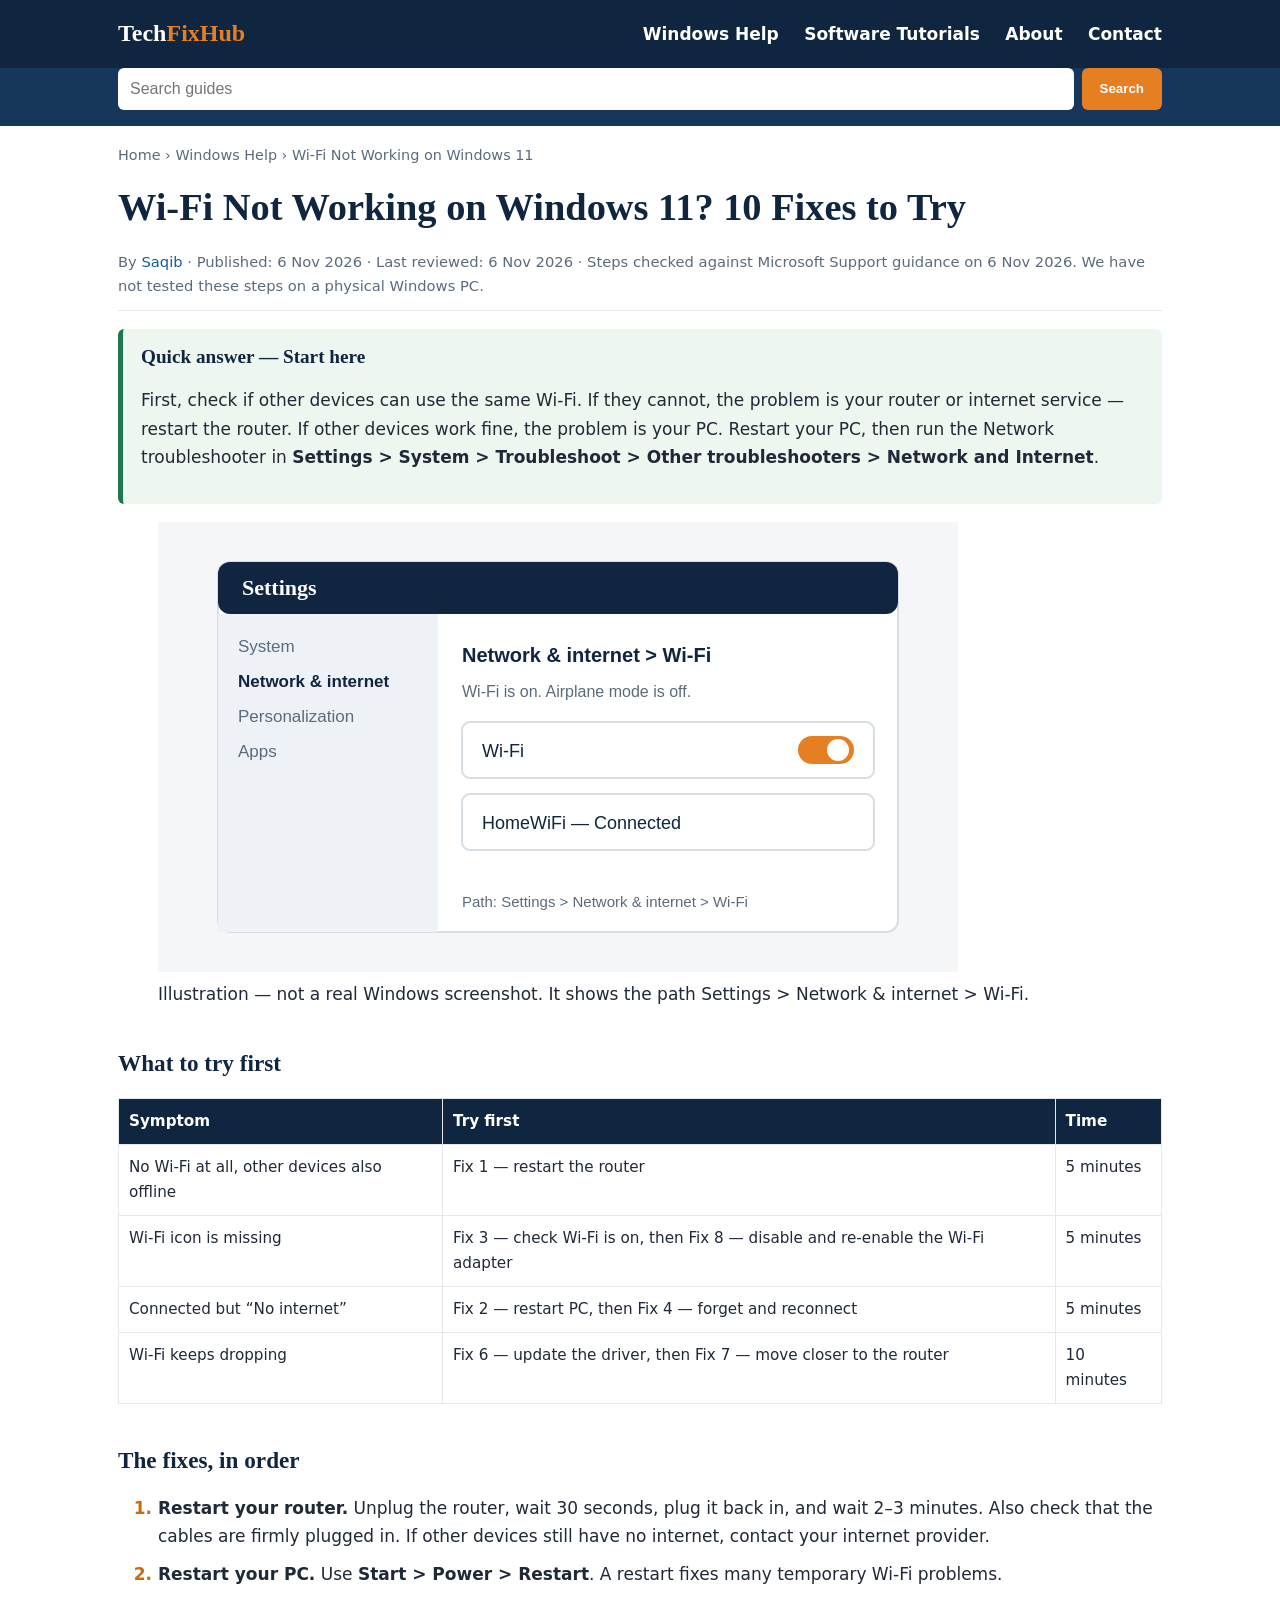
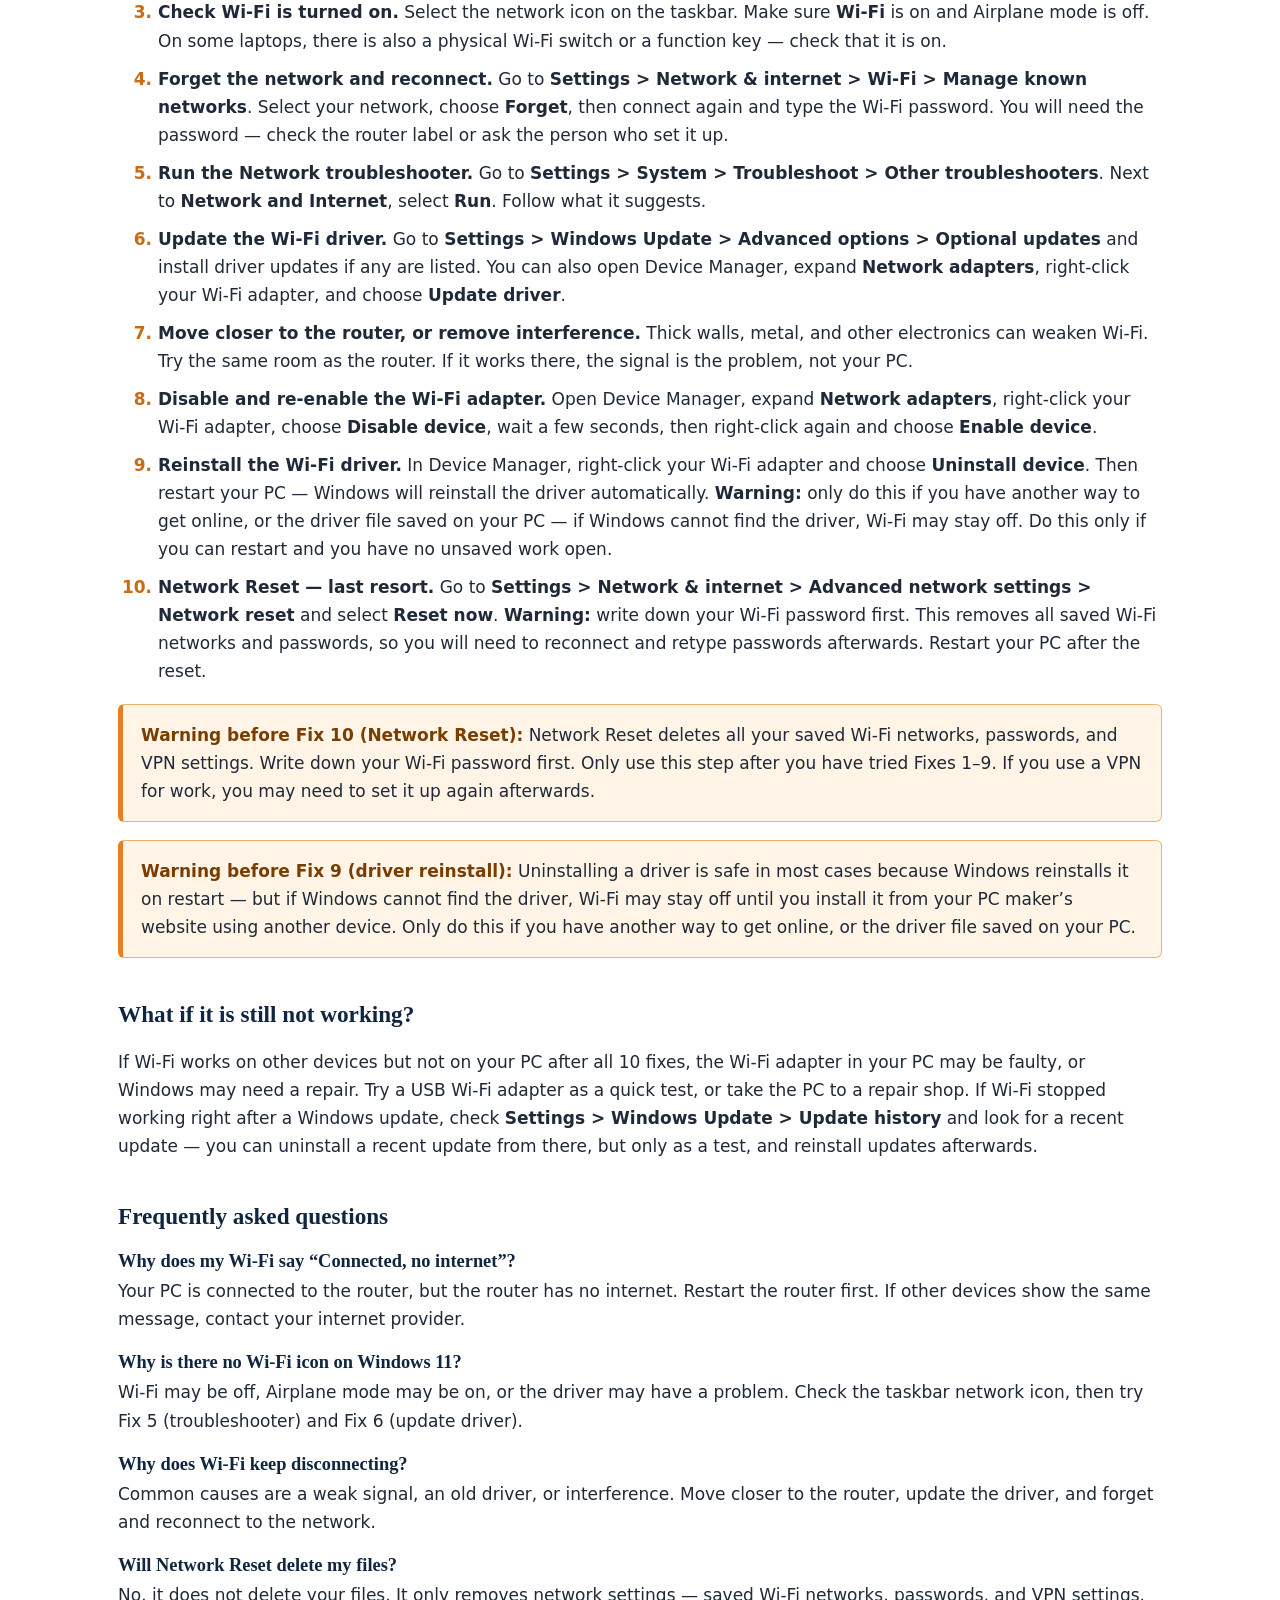
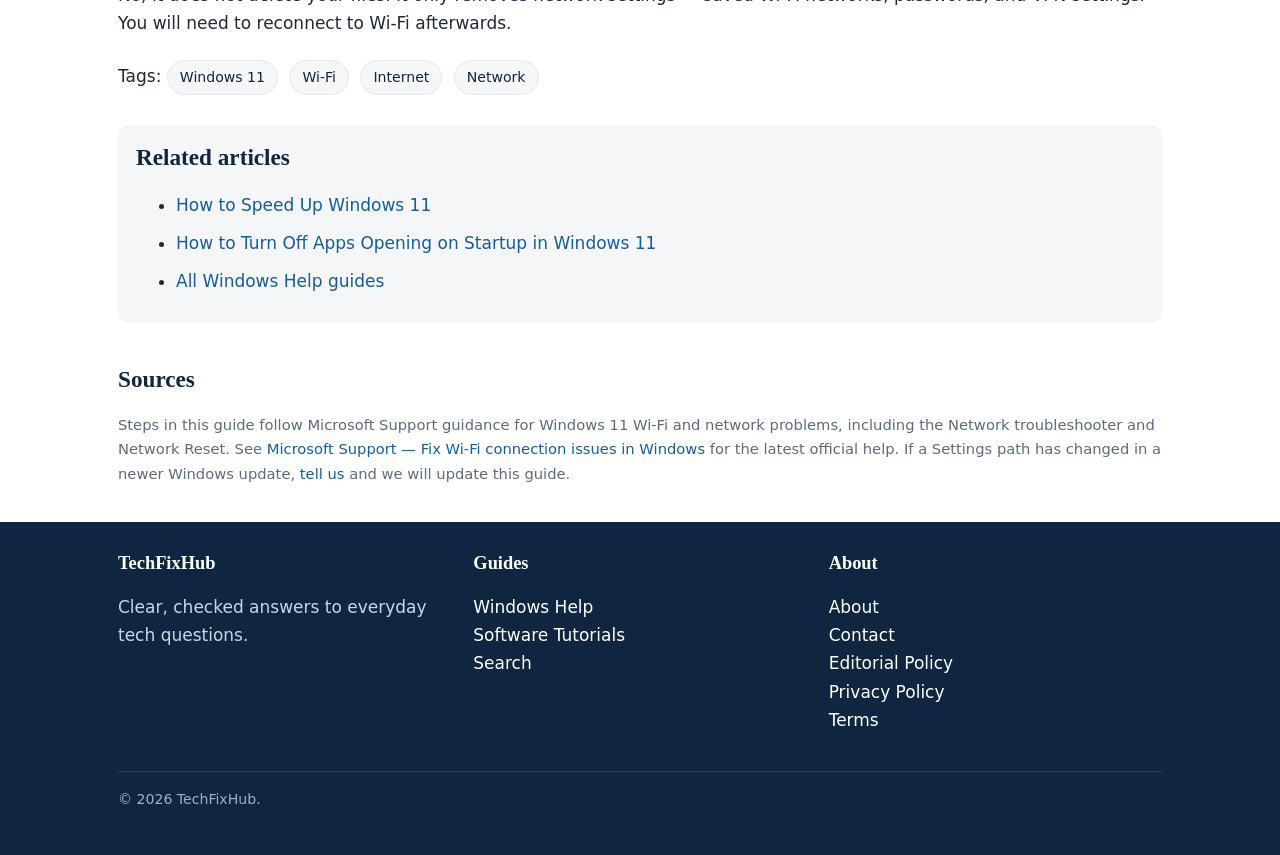
<file: windows/wifi-not-working-windows-11/index.html>
<!DOCTYPE html>
<html lang="en">
<head>
<meta charset="utf-8">
<meta name="viewport" content="width=device-width, initial-scale=1">
<title>Wi-Fi Not Working on Windows 11? 10 Fixes to Try — TechFixHub</title>
<meta name="description" content="Wi-Fi not working on Windows 11? No internet, no Wi-Fi icon, or Wi-Fi keeps dropping? Try these 10 fixes in order, from quick checks to Network Reset.">
<link rel="canonical" href="https://techfixhub.pages.dev/windows/wifi-not-working-windows-11/">
<meta property="og:type" content="article">
<meta property="og:title" content="Wi-Fi Not Working on Windows 11? 10 Fixes to Try">
<meta property="og:description" content="No internet, no Wi-Fi icon, or Wi-Fi keeps dropping? 10 fixes in order.">
<meta property="og:url" content="https://techfixhub.pages.dev/windows/wifi-not-working-windows-11/">
<link rel="stylesheet" href="../../assets/style.css">
<link rel="icon" type="image/png" sizes="48x48" href="../../favicon-48x48.png"/>
<link rel="icon" type="image/png" sizes="512x512" href="../../favicon.png"/>
<link rel="apple-touch-icon" href="../../apple-touch-icon.png"/>
<link rel="icon" type="image/svg+xml" href="../../assets/favicon.svg">
<script type="application/ld+json">
{"@context":"https://schema.org","@type":"Article","headline":"Wi-Fi Not Working on Windows 11? 10 Fixes to Try","description":"No internet, no Wi-Fi icon, or Wi-Fi keeps dropping? Try these 10 fixes in order.","author":{"@type":"Person","name":"Saqib","url":"https://techfixhub.pages.dev/about/author-saqib.html"},"datePublished":"2026-11-06","dateModified":"2026-11-06","publisher":{"@type":"Organization","name":"TechFixHub","url":"https://techfixhub.pages.dev/"},"mainEntityOfPage":"https://techfixhub.pages.dev/windows/wifi-not-working-windows-11/"}
</script>
<script type="application/ld+json">
{"@context":"https://schema.org","@type":"BreadcrumbList","itemListElement":[{"@type":"ListItem","position":1,"name":"Home","item":"https://techfixhub.pages.dev/"},{"@type":"ListItem","position":2,"name":"Windows Help","item":"https://techfixhub.pages.dev/windows/"},{"@type":"ListItem","position":3,"name":"Wi-Fi Not Working on Windows 11","item":"https://techfixhub.pages.dev/windows/wifi-not-working-windows-11/"}]}
</script>
</head>
<body>
<a class="skip" href="#main">Skip to main content</a>
<header class="site-header">
<div class="header-inner">
<a class="logo" href="../../">Tech<span>FixHub</span></a>
<button class="menu-btn" id="menu-btn" aria-expanded="false" aria-controls="main-nav">Menu</button>
<nav class="main-nav" id="main-nav" aria-label="Main navigation">
<a href="../../windows/">Windows Help</a>
<a href="../../software/">Software Tutorials</a>
<a href="../../about/">About</a>
<a href="../../contact/">Contact</a>
</nav>
</div>
<div class="search-bar">
<form data-search-form role="search" action="../../search/">
<input type="search" name="q" placeholder="Search guides" aria-label="Search guides">
<button type="submit">Search</button>
</form>
</div>
</header>
<main id="main"><div class="wrap">
<nav class="breadcrumb" aria-label="Breadcrumb"><a href="../../">Home</a> › <a href="../../windows/">Windows Help</a> › Wi-Fi Not Working on Windows 11</nav>
<article>
<h1>Wi-Fi Not Working on Windows 11? 10 Fixes to Try</h1>
<p class="article-meta">By <a href="../../about/author-saqib.html">Saqib</a> · Published: 6 Nov 2026 · Last reviewed: 6 Nov 2026 · Steps checked against Microsoft Support guidance on 6 Nov 2026. We have not tested these steps on a physical Windows PC.</p>

<div class="quick-answer">
<h2>Start here</h2>
<p>First, check if other devices can use the same Wi-Fi. If they cannot, the problem is your router or internet service — restart the router. If other devices work fine, the problem is your PC. Restart your PC, then run the Network troubleshooter in <strong>Settings &gt; System &gt; Troubleshoot &gt; Other troubleshooters &gt; Network and Internet</strong>.</p>
</div>

<figure>
<img src="../../assets/images/wifi-not-working-windows-11.svg" alt="Diagram of the Windows 11 Settings window with Network and internet selected and the Wi-Fi page open, showing Wi-Fi switched on and a connected network" width="800" height="450">
<figcaption>Illustration — not a real Windows screenshot. It shows the path Settings &gt; Network &amp; internet &gt; Wi-Fi.</figcaption>
</figure>

<h2>What to try first</h2>
<table>
<thead><tr><th>Symptom</th><th>Try first</th><th>Time</th></tr></thead>
<tbody>
<tr><td>No Wi-Fi at all, other devices also offline</td><td>Fix 1 — restart the router</td><td>5 minutes</td></tr>
<tr><td>Wi-Fi icon is missing</td><td>Fix 3 — check Wi-Fi is on, then Fix 8 — disable and re-enable the Wi-Fi adapter</td><td>5 minutes</td></tr>
<tr><td>Connected but “No internet”</td><td>Fix 2 — restart PC, then Fix 4 — forget and reconnect</td><td>5 minutes</td></tr>
<tr><td>Wi-Fi keeps dropping</td><td>Fix 6 — update the driver, then Fix 7 — move closer to the router</td><td>10 minutes</td></tr>
</tbody>
</table>

<h2>The fixes, in order</h2>
<ol class="steps">
<li><strong>Restart your router.</strong> Unplug the router, wait 30 seconds, plug it back in, and wait 2–3 minutes. Also check that the cables are firmly plugged in. If other devices still have no internet, contact your internet provider.</li>
<li><strong>Restart your PC.</strong> Use <strong>Start &gt; Power &gt; Restart</strong>. A restart fixes many temporary Wi-Fi problems.</li>
<li><strong>Check Wi-Fi is turned on.</strong> Select the network icon on the taskbar. Make sure <strong>Wi-Fi</strong> is on and Airplane mode is off. On some laptops, there is also a physical Wi-Fi switch or a function key — check that it is on.</li>
<li><strong>Forget the network and reconnect.</strong> Go to <strong>Settings &gt; Network &amp; internet &gt; Wi-Fi &gt; Manage known networks</strong>. Select your network, choose <strong>Forget</strong>, then connect again and type the Wi-Fi password. You will need the password — check the router label or ask the person who set it up.</li>
<li><strong>Run the Network troubleshooter.</strong> Go to <strong>Settings &gt; System &gt; Troubleshoot &gt; Other troubleshooters</strong>. Next to <strong>Network and Internet</strong>, select <strong>Run</strong>. Follow what it suggests.</li>
<li><strong>Update the Wi-Fi driver.</strong> Go to <strong>Settings &gt; Windows Update &gt; Advanced options &gt; Optional updates</strong> and install driver updates if any are listed. You can also open Device Manager, expand <strong>Network adapters</strong>, right-click your Wi-Fi adapter, and choose <strong>Update driver</strong>.</li>
<li><strong>Move closer to the router, or remove interference.</strong> Thick walls, metal, and other electronics can weaken Wi-Fi. Try the same room as the router. If it works there, the signal is the problem, not your PC.</li>
<li><strong>Disable and re-enable the Wi-Fi adapter.</strong> Open Device Manager, expand <strong>Network adapters</strong>, right-click your Wi-Fi adapter, choose <strong>Disable device</strong>, wait a few seconds, then right-click again and choose <strong>Enable device</strong>.</li>
<li><strong>Reinstall the Wi-Fi driver.</strong> In Device Manager, right-click your Wi-Fi adapter and choose <strong>Uninstall device</strong>. Then restart your PC — Windows will reinstall the driver automatically. <strong>Warning:</strong> only do this if you have another way to get online, or the driver file saved on your PC — if Windows cannot find the driver, Wi-Fi may stay off. Do this only if you can restart and you have no unsaved work open.</li>
<li><strong>Network Reset — last resort.</strong> Go to <strong>Settings &gt; Network &amp; internet &gt; Advanced network settings &gt; Network reset</strong> and select <strong>Reset now</strong>. <strong>Warning:</strong> write down your Wi-Fi password first. This removes all saved Wi-Fi networks and passwords, so you will need to reconnect and retype passwords afterwards. Restart your PC after the reset.</li>
</ol>

<div class="warning">
<strong>Warning before Fix 10 (Network Reset):</strong> Network Reset deletes all your saved Wi-Fi networks, passwords, and VPN settings. Write down your Wi-Fi password first. Only use this step after you have tried Fixes 1–9. If you use a VPN for work, you may need to set it up again afterwards.
</div>

<div class="warning">
<strong>Warning before Fix 9 (driver reinstall):</strong> Uninstalling a driver is safe in most cases because Windows reinstalls it on restart — but if Windows cannot find the driver, Wi-Fi may stay off until you install it from your PC maker’s website using another device. Only do this if you have another way to get online, or the driver file saved on your PC.
</div>

<h2>What if it is still not working?</h2>
<p>If Wi-Fi works on other devices but not on your PC after all 10 fixes, the Wi-Fi adapter in your PC may be faulty, or Windows may need a repair. Try a USB Wi-Fi adapter as a quick test, or take the PC to a repair shop. If Wi-Fi stopped working right after a Windows update, check <strong>Settings &gt; Windows Update &gt; Update history</strong> and look for a recent update — you can uninstall a recent update from there, but only as a test, and reinstall updates afterwards.</p>

<section class="faq">
<h2>Frequently asked questions</h2>
<h3>Why does my Wi-Fi say “Connected, no internet”?</h3>
<p>Your PC is connected to the router, but the router has no internet. Restart the router first. If other devices show the same message, contact your internet provider.</p>
<h3>Why is there no Wi-Fi icon on Windows 11?</h3>
<p>Wi-Fi may be off, Airplane mode may be on, or the driver may have a problem. Check the taskbar network icon, then try Fix 5 (troubleshooter) and Fix 6 (update driver).</p>
<h3>Why does Wi-Fi keep disconnecting?</h3>
<p>Common causes are a weak signal, an old driver, or interference. Move closer to the router, update the driver, and forget and reconnect to the network.</p>
<h3>Will Network Reset delete my files?</h3>
<p>No, it does not delete your files. It only removes network settings — saved Wi-Fi networks, passwords, and VPN settings. You will need to reconnect to Wi-Fi afterwards.</p>
</section>

<div class="tags">Tags: <a href="../../windows/">Windows 11</a> <a href="../../windows/">Wi-Fi</a> <a href="../../windows/">Internet</a> <a href="../../windows/">Network</a></div>

<div class="related">
<h2 style="margin-top:0">Related articles</h2>
<ul>
<li><a href="../../windows/how-to-speed-up-windows-11/">How to Speed Up Windows 11</a></li>
<li><a href="../../windows/disable-startup-apps-windows-11/">How to Turn Off Apps Opening on Startup in Windows 11</a></li>
<li><a href="../../windows/">All Windows Help guides</a></li>
</ul>
</div>

<h2>Sources</h2>
<p class="sources">Steps in this guide follow Microsoft Support guidance for Windows 11 Wi-Fi and network problems, including the Network troubleshooter and Network Reset. See <a href="https://support.microsoft.com/en-us/windows/fix-wi-fi-connection-issues-in-windows-9424a1f7-6a3b-65a6-4d78-7f07eee84d2c">Microsoft Support — Fix Wi-Fi connection issues in Windows</a> for the latest official help. If a Settings path has changed in a newer Windows update, <a href="../../contact/">tell us</a> and we will update this guide.</p>
</article>
</div></main>
<footer class="site-footer"><div class="wrap">
<div class="footer-grid">
<div><h3>TechFixHub</h3><p>Clear, checked answers to everyday tech questions.</p></div>
<div><h3>Guides</h3><p><a href="../../windows/">Windows Help</a><br><a href="../../software/">Software Tutorials</a><br><a href="../../search/">Search</a></p></div>
<div><h3>About</h3><p><a href="../../about/">About</a><br><a href="../../contact/">Contact</a><br><a href="../../editorial-policy/">Editorial Policy</a><br><a href="../../privacy/">Privacy Policy</a><br><a href="../../terms/">Terms</a></p></div>
</div>
<p class="footer-note">© 2026 TechFixHub.</p>
</div></footer>
<script src="../../assets/app.js"></script>
</body>
</html>
</file>
<file: assets/style.css>
/* TechFixHub — clean editorial publisher style. Mobile-first. */
:root{--navy:#0f2540;--navy2:#16365c;--orange:#e67e22;--orange-dark:#c96a14;--ink:#1f2937;--muted:#5b6b7c;--line:#e5e8ec;--bg:#ffffff;--soft:#f4f6f8;--green:#1e7a4c;--amber-bg:#fff4e5;--amber-border:#f0b26b}
*{box-sizing:border-box}
body{margin:0;font-family:system-ui,-apple-system,"Segoe UI",Roboto,Arial,sans-serif;color:var(--ink);background:var(--bg);line-height:1.65;font-size:17px}
h1,h2,h3{font-family:Georgia,"Times New Roman",serif;color:var(--navy);line-height:1.25}
h1{font-size:1.9rem;margin:.4em 0 .5em}
h2{font-size:1.45rem;margin-top:1.8em}
h3{font-size:1.15rem}
a{color:#145da0;text-decoration:none}
a:hover{text-decoration:underline}
img{max-width:100%;height:auto}
.wrap{max-width:1080px;margin:0 auto;padding:0 18px}
.skip{position:absolute;left:-999px}
.skip:focus{left:10px;top:10px;background:#fff;padding:8px;z-index:99}
/* Header */
.site-header{background:var(--navy);color:#fff}
.header-inner{display:flex;align-items:center;justify-content:space-between;gap:12px;padding:14px 18px;max-width:1080px;margin:0 auto}
.logo{color:#fff;font-family:Georgia,serif;font-size:1.5rem;font-weight:700}
.logo span{color:var(--orange)}
.logo:hover{text-decoration:none}
.main-nav{display:none}
.main-nav.open{display:block;position:absolute;left:0;right:0;top:60px;background:var(--navy);padding:10px 18px 16px;z-index:20}
.main-nav a{color:#fff;display:block;padding:9px 0;font-weight:600}
.menu-btn{background:var(--orange);color:#fff;border:0;border-radius:6px;padding:9px 14px;font-size:1rem;cursor:pointer;font-weight:700}
.search-bar{background:var(--navy2);padding:0 0 16px}
.search-bar form{max-width:1080px;margin:0 auto;padding:0 18px;display:flex;gap:8px}
.search-bar input{flex:1;padding:12px;border-radius:6px;border:0;font-size:1rem;min-width:0}
.search-bar button{background:var(--orange);color:#fff;border:0;border-radius:6px;padding:12px 18px;font-weight:700;cursor:pointer}
/* Hero */
.hero{background:var(--soft);border-bottom:1px solid var(--line);padding:34px 0 30px}
.hero h1{font-size:2.1rem;margin:0 0 10px}
.hero p{font-size:1.1rem;color:#33475e;max-width:640px}
.hero .tag{display:inline-block;background:var(--orange);color:#fff;font-size:.82rem;font-weight:700;padding:4px 10px;border-radius:20px;margin-bottom:10px}
/* Cards / grids */
.section{padding:28px 0}
.section h2{border-bottom:3px solid var(--orange);padding-bottom:8px;display:inline-block}
.cards{display:grid;gap:16px}
.card{border:1px solid var(--line);border-radius:10px;padding:18px;background:#fff}
.card h3{margin:0 0 6px}
.card h3 a{color:var(--navy)}
.card p{margin:6px 0;color:var(--muted)}
.kicker{font-size:.8rem;font-weight:700;letter-spacing:.04em;text-transform:uppercase;color:var(--orange-dark)}
.meta{font-size:.88rem;color:var(--muted)}
.cat-list{display:flex;flex-wrap:wrap;gap:12px;list-style:none;padding:0;margin:0}
.cat-list li{flex:1 1 200px}
.cat-list a{display:block;border:1px solid var(--line);border-radius:10px;padding:18px;background:var(--soft);color:var(--navy);font-weight:700;font-family:Georgia,serif;font-size:1.1rem}
.cat-list a small{display:block;font-family:system-ui,sans-serif;font-weight:400;color:var(--muted);font-size:.92rem;margin-top:4px}
.cat-list a:hover{border-color:var(--orange);text-decoration:none}
/* Article */
.breadcrumb{font-size:.9rem;color:var(--muted);margin:18px 0 4px}
.breadcrumb a{color:var(--muted)}
.article-meta{font-size:.92rem;color:var(--muted);border-bottom:1px solid var(--line);padding-bottom:12px;margin-bottom:18px}
.quick-answer{background:#eef6f0;border-left:5px solid var(--green);border-radius:6px;padding:16px 18px;margin:18px 0}
.quick-answer h2{margin-top:0;font-size:1.2rem}
.quick-answer h2:before{content:"Quick answer — "}
.warning{background:var(--amber-bg);border:1px solid var(--amber-border);border-left:5px solid var(--orange);border-radius:6px;padding:16px 18px;margin:18px 0}
.warning h2,.warning strong{color:#7a3d00}
.test-box{background:var(--soft);border:1px solid var(--line);border-radius:8px;padding:16px 18px;margin:20px 0}
ol.steps li,ul li{margin-bottom:10px}
ol.steps li::marker{font-weight:700;color:var(--orange-dark)}
table{width:100%;border-collapse:collapse;margin:16px 0;font-size:.95rem}
th,td{border:1px solid var(--line);padding:10px;text-align:left;vertical-align:top}
th{background:var(--navy);color:#fff}
.faq h3{margin-bottom:2px}
.faq p{margin-top:4px}
.tags{margin:22px 0}
.tags a{display:inline-block;background:var(--soft);border:1px solid var(--line);border-radius:20px;padding:5px 12px;margin:0 6px 6px 0;font-size:.88rem;color:var(--navy)}
.related{background:var(--soft);border-radius:10px;padding:18px;margin:24px 0}
.related ul{margin:8px 0}
.sources{font-size:.92rem;color:var(--muted)}
/* Footer */
.site-footer{background:var(--navy);color:#cbd6e2;margin-top:36px;padding:30px 0}
.site-footer a{color:#fff}
.site-footer h3{color:#fff;margin-top:0}
.footer-grid{display:grid;gap:22px}
.footer-note{font-size:.88rem;color:#9fb0c3;margin-top:20px;border-top:1px solid #24405f;padding-top:16px}
/* Forms */
label{display:block;font-weight:700;margin:14px 0 4px}
input[type=text],input[type=email],textarea{width:100%;padding:11px;border:1px solid #cbd5e1;border-radius:6px;font-size:1rem;font-family:inherit}
textarea{min-height:140px}
.btn{background:var(--orange);color:#fff;border:0;border-radius:6px;padding:12px 20px;font-weight:700;font-size:1rem;cursor:pointer}
.btn:hover{background:var(--orange-dark)}
.search-result{border-bottom:1px solid var(--line);padding:14px 0}
@media(min-width:700px){
  h1{font-size:2.4rem}
  .hero h1{font-size:2.6rem}
  .cards{grid-template-columns:1fr 1fr}
  .menu-btn{display:none}
  .main-nav{display:block;position:static;padding:0}
  .main-nav a{display:inline-block;padding:0 0 0 20px}
  .footer-grid{grid-template-columns:1fr 1fr 1fr}
}
@media(min-width:1000px){.cards{grid-template-columns:1fr 1fr 1fr}}
</file>
